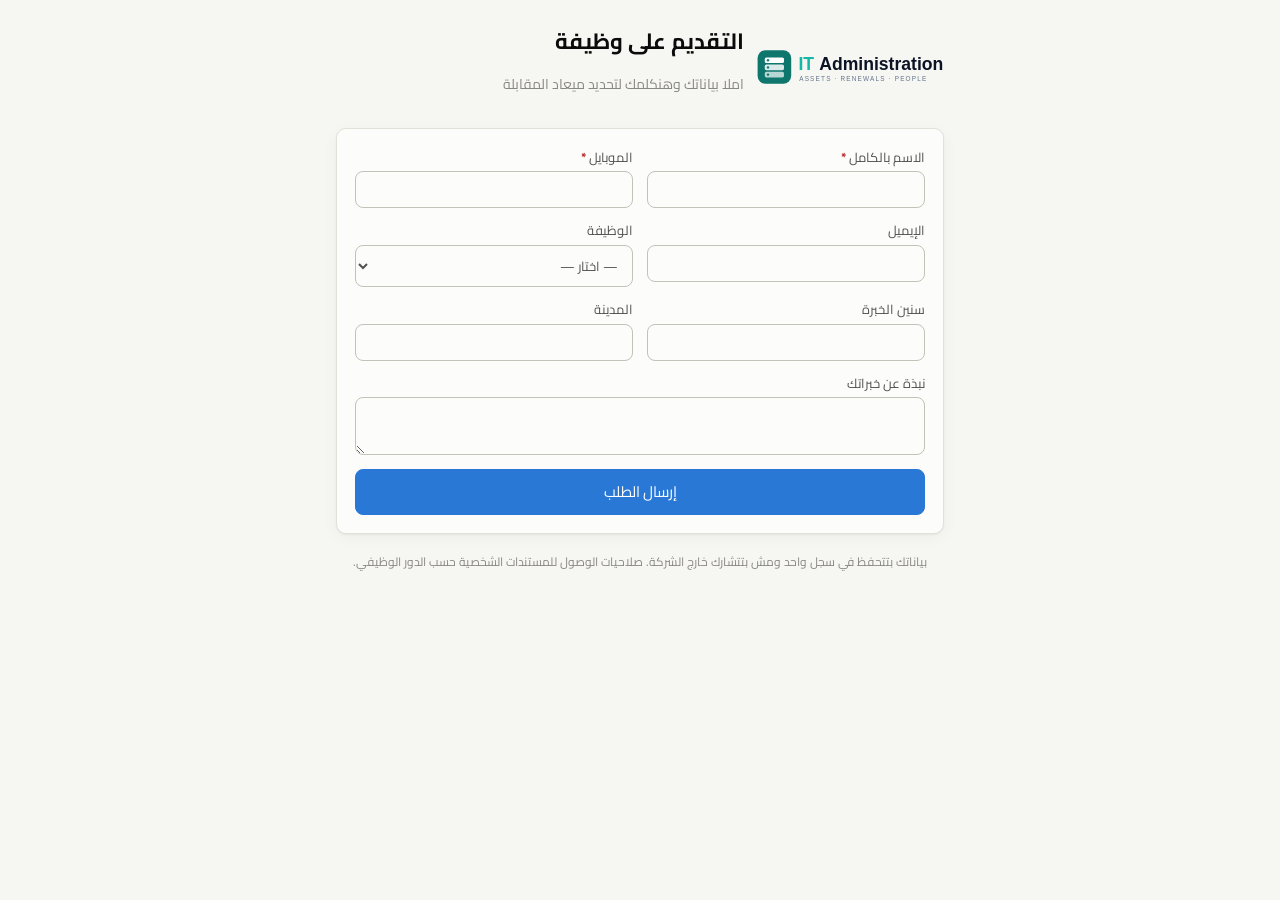
<file: frontend/apply.html>
<!doctype html>
<html lang="ar" dir="rtl">
<head>
  <meta charset="utf-8">
  <meta name="viewport" content="width=device-width, initial-scale=1">
  <title>التقديم على وظيفة</title>
  <link rel="preconnect" href="https://fonts.googleapis.com">
  <link href="https://fonts.googleapis.com/css2?family=Cairo:wght@400;600;700&display=swap" rel="stylesheet">
  <link rel="stylesheet" href="css/style.css">
  <style>
    body { background: var(--bg); }
    .ap { max-width: 640px; margin: 0 auto; padding: 24px 16px 60px; }
    .ap-head { display: flex; align-items: center; gap: 12px; margin-bottom: 18px; }
    .ap-head img { height: 40px; }
    .ap .panel { padding: 18px; }
    .doc { border: 1px solid var(--border); border-radius: 10px; padding: 12px; margin-bottom: 10px; }
    .doc .txt { max-height: 140px; overflow: auto; background: var(--surface-2); border-radius: 8px; padding: 10px; font-size: 13px; color: var(--text-2); margin: 8px 0; }
    .doc label { display: inline-flex; gap: 6px; margin-inline-end: 16px; font-weight: 600; }
    .ok { text-align: center; padding: 30px 10px; } .ok b { font-size: 22px; display: block; margin: 8px 0; }
  </style>
</head>
<body>
  <div class="ap">
    <div class="ap-head"><img id="apLogo" src="" alt=""><div><h1 id="apTitle">التقديم على وظيفة</h1><p class="sub muted" id="apSub">املا بياناتك وهنكلمك لتحديد ميعاد المقابلة</p></div></div>
    <div id="apMain"></div>
    <p class="muted small center">بياناتك بتتحفظ في سجل واحد ومش بتتشارك خارج الشركة. صلاحيات الوصول للمستندات الشخصية حسب الدور الوظيفي.</p>
  </div>
  <div id="toasts" aria-live="polite"></div>
  <script src="js/brand.js"></script>
  <script src="js/config.js"></script>
  <script src="js/core.js"></script>
  <script src="js/ledger.js"></script>
  <script src="js/ui.js"></script>
  <script src="js/it-core.js"></script>
  <script>document.getElementById('apLogo').src = BRAND.logo; document.getElementById('apLogo').alt = BRAND.company; document.title = 'التقديم على وظيفة · ' + BRAND.company;</script>
  <script src="js/apply.js"></script>
</body>
</html>
</file>
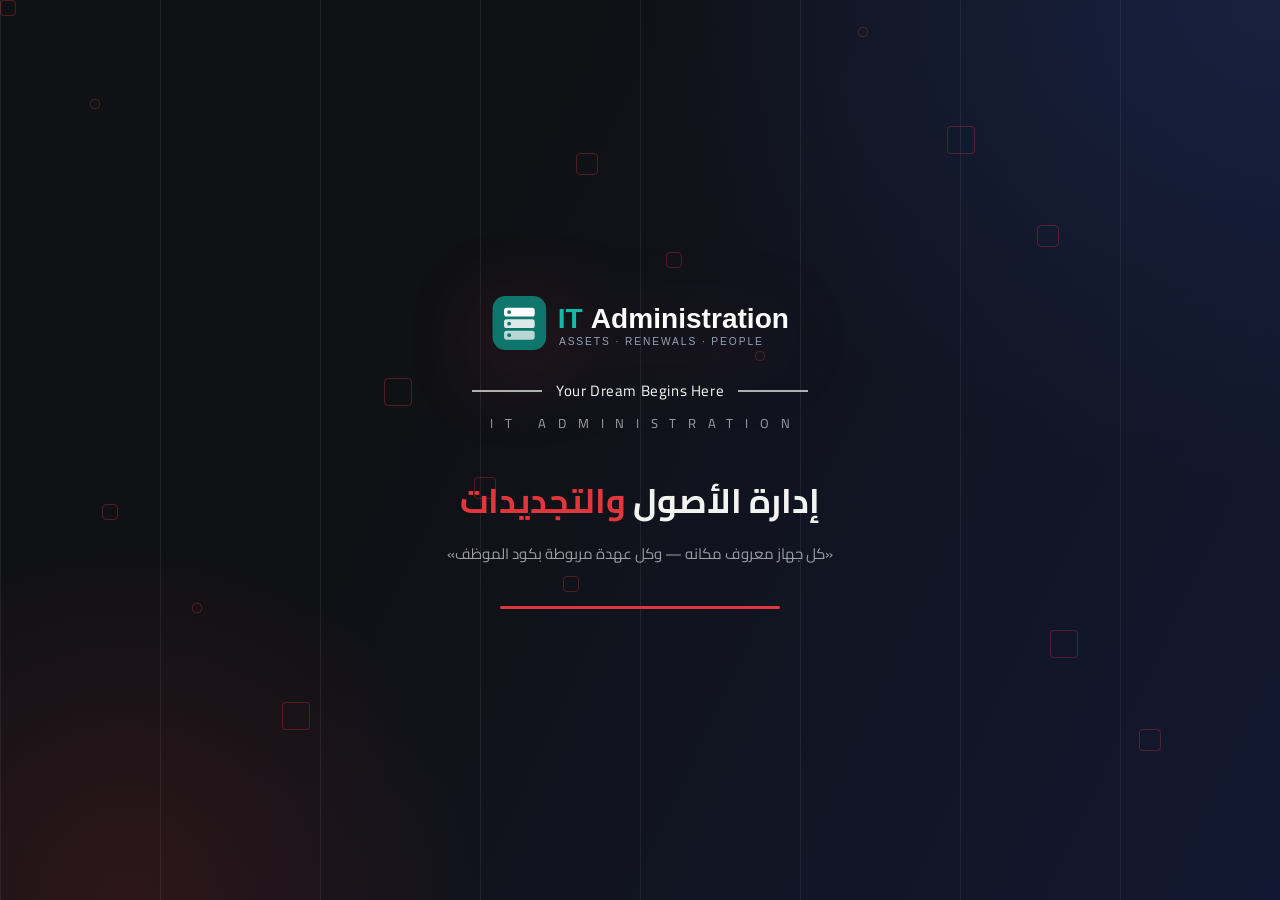
<file: frontend/it.html>
<!doctype html>
<html lang="ar" dir="rtl">
<head>
  <meta charset="utf-8">
  <meta name="viewport" content="width=device-width, initial-scale=1">
  <title>IT Assets</title>
  <meta name="author" content="Eng. Mahmoud Ebrahim">
  <link rel="preconnect" href="https://fonts.googleapis.com">
  <link href="https://fonts.googleapis.com/css2?family=Cairo:wght@400;600;700&display=swap" rel="stylesheet">
  <link rel="stylesheet" href="css/style.css">
  <style>.tb-logo img { height: 36px; }</style>
  <!-- هوية الشركة (الاسم واللوجو): js/brand.js -->
  <script src="js/brand.js"></script>
  <script>
    // نظام تقنية المعلومات — نسخة مستقلة (إدارة الأصول والتجديدات + دورة الموظف)
    document.title = BRAND.title + ' · ' + BRAND.company;
    window.APP = {
      id: 'it', home: 'itdash', label: BRAND.companyEn + ' · ' + BRAND.title,
      sub: BRAND.title.toUpperCase(), t1: 'إدارة الأصول', t2: 'والتجديدات', tagline: BRAND.tagline,
      hint: 'حساب IT تجريبي: <b dir="ltr">it@example.com</b> / <b dir="ltr">It@12345</b> · HR: <b dir="ltr">hr@example.com</b> / <b dir="ltr">Hr@12345</b> · المدير: <b dir="ltr">admin@example.com</b> / <b dir="ltr">Admin@123</b>',
      pages: ['itdash', 'renewals', 'alerts', 'assets', 'asset', 'mobiles', 'consumables', 'maint', 'stocktake', 'lines', 'linesSA', 'linesEG', 'net', 'mail', 'tools', 'tool', 'subs', 'sub', 'domains',
        'reqs', 'cands', 'cand', 'onboard', 'offboard', 'cycle', 'docs', 'staff', 'holder', 'moves', 'move', 'security', 'backup', 'vendors', 'cost', 'itlog', 'syncerr', 'itsettings'],
      // M01: ست مجموعات رئيسية فقط — الرئيسية = Dashboard وحدها. أكواد الصفحات القديمة كما هي (الروابط المحفوظة لا تنكسر).
      // صفحة التنبيهات (alerts) ما زالت متاحة من الداشبورد «كل التنبيهات».
      nav: [
        { group: 'الرئيسية', items: [['itdash', '📊', 'Dashboard']] },
        { group: 'الأصول والعهد', items: [['assets', '💻', 'الأجهزة'], ['mobiles', '📱', 'الموبايلات'], ['consumables', '🎧', 'الإكسسوارات والمستهلكات'], ['stocktake', '📋', 'المخازن والجرد'], ['maint', '🔧', 'الصيانة والضمان']] },
        { group: 'رحلة الموظف', items: [['staff', '👥', 'الموظفون'], ['reqs', '📋', 'طلبات الاحتياج'], ['cands', '🧑‍💼', 'التوظيف والمقابلات'], ['onboard', '🟢', 'التعيينات (0 – 8)'], ['offboard', '🚪', 'إخلاء الطرف (X1 – X9)'], ['docs', '📄', 'المستندات والإقرارات']] },
        { group: 'الخدمات التقنية', items: [['renewals', '🔁', 'مركز التجديدات'], ['net', '🌐', 'الإنترنت والأرضي'], ['linesEG', '🇪🇬', 'الشرائح المصرية'], ['linesSA', '🇸🇦', 'الشرائح السعودية'], ['mail', '✉️', 'الإيميلات والحسابات'], ['tools', '🧩', 'التولات والتوكنات'], ['subs', '🪪', 'الاشتراكات والتراخيص'], ['domains', '🔐', 'الدومينات و SSL والهوستنج'], ['security', '🛡️', 'الأمان'], ['backup', '💾', 'النسخ الاحتياطي']] },
        { group: 'الإدارة والمالية', items: [['vendors', '🏭', 'الموردون والمشتريات'], ['cost', '💰', 'المصروفات والتكاليف']] },
        { group: 'إدارة النظام', items: [['itsettings', '⚙️', 'المزامنة والإعدادات'], ['syncerr', '⚠️', 'أخطاء المزامنة'], ['itlog', '🕒', 'سجل الحركات']] },
      ],
    };
  </script>
</head>
<body class="app-it">
  <header class="topbar">
    <button class="icon-btn menu" id="menuBtn" aria-label="القائمة">☰</button>
    <div class="brand"><span class="tb-logo" id="tbLogo"></span> <span class="tb-name" id="tbName"></span></div>
    <div class="gsearch"><input type="search" id="gsearch" placeholder="🔍 بحث: كود، سيريال، موظف، مرشح، مستند... (Ctrl+K)" aria-label="بحث في النظام"><div class="gresults" id="gresults" hidden></div></div>
    <span class="spacer"></span>
    <div class="app-switch-box" id="appSwitch" hidden></div>
    <button class="lang-btn" id="langBtn" data-no-i18n title="Language / اللغة">English</button>
    <button class="icon-btn" id="themeBtn" aria-label="تبديل الوضع الليلي" title="الوضع الليلي">◐</button>
    <div class="user-box"><span id="userName"></span><button class="btn ghost sm" id="logoutBtn">خروج</button></div>
  </header>
  <aside class="sidebar"><nav class="nav" id="nav"></nav></aside>
  <main id="main" tabindex="-1"></main>
  <div id="toasts" aria-live="polite"></div>
  <div id="print-area"></div>

  <script src="js/config.js"></script>
  <script src="js/i18n.js"></script>
  <script src="js/protect.js"></script>
  <script src="js/core.js"></script>
  <script src="js/ledger.js"></script>
  <script src="js/ui.js"></script>
  <script src="js/auth.js"></script>
  <script src="js/pages-it.js"></script>
  <script src="js/pages-it2.js"></script>
  <script src="js/vendor/qrcode.min.js"></script>
  <script src="js/it-core.js"></script>
  <script src="js/pages-it4.js"></script>
  <script src="js/pages-it5.js"></script>
  <script src="js/platform.js"></script>
  <script src="js/chatbot.js"></script>
  <script src="js/demo.js"></script>
  <script src="js/demo-it3.js"></script>
  <script>
    (function () {
      const CFG = window.APP_CONFIG || {};
      // الشريط العلوي من ملف الهوية
      document.getElementById('tbLogo').innerHTML = `<img class="logo-on-light" src="${U.esc(BRAND.logo)}" alt="${U.esc(BRAND.company)}"><img class="logo-on-dark" src="${U.esc(BRAND.logoWhite || BRAND.logo)}" alt="${U.esc(BRAND.company)}">`;
      document.getElementById('tbName').textContent = BRAND.nameNextToLogo ? BRAND.systemName : '';
      // النسخة المستقلة: نظام واحد بس في قايمة الأنظمة والصلاحيات
      UI.APPS.splice(0, UI.APPS.length, { id: 'it', href: 'it.html', ic: '🖥️', name: BRAND.systemName, roles: ['admin', 'it', 'hr', 'accountant', 'marketing'] });
      Store.load();
      if ((CFG.autoDemo || /[?&]demo\b/.test(location.search)) && !DB.customers.length && !DB.assets.length) Store.replace(Demo.load());
      applyBrand(DB);
      const demo = DB.customers.some(c => c.name === 'مقاهي بيت القهوة');
      if (demo && !DB.itInit && !DB.assets.length && !DB.subscriptions.length) Demo.seedIT(DB);
      if (demo && !DB.it2Init && !(DB.lines || []).length && !(DB.mailboxes || []).length) Demo.seedIT2(DB);
      ITX.ensure();
      if (demo && !DB.it3Init && !DB.cycles.length && !DB.tools.length) Demo.seedIT3(DB);
      Store.save();
      if (CFG.hosted) {
        window.confirm = () => true;
        window.prompt = (msg, def) => (def != null ? def : null);
        UI.print = html => UI.modal({ title: 'معاينة المستند', wide: true, body: `<div class="doc-preview">${html}</div>` });
        UI.download = name => UI.toast('التنزيل غير متاح في نسخة العرض (' + name + ')', 'warn');
        document.documentElement.classList.add('hosted');
      }
      // المظهر: حسب الجهاز (افتراضي) ← فاتح ← غامق. «حسب الجهاز» = بدون data-theme فيتبع إعداد الويندوز/الموبايل تلقائيًا.
      const THEMES = { system: ['◐', 'المظهر: حسب الجهاز'], light: ['☀', 'المظهر: فاتح'], dark: ['☾', 'المظهر: غامق'] };
      const readTheme = () => { try { return localStorage.getItem('it_assets_theme') || 'system'; } catch (e) { return 'system'; } };
      const applyTheme = mode => {
        const root = document.documentElement, b = document.getElementById('themeBtn');
        if (mode === 'light' || mode === 'dark') root.dataset.theme = mode; else { delete root.dataset.theme; mode = 'system'; }
        b.textContent = THEMES[mode][0]; b.title = THEMES[mode][1]; b.setAttribute('aria-label', THEMES[mode][1]);
        try { localStorage.setItem('it_assets_theme', mode); } catch (e) {}
      };
      applyTheme(readTheme());
      document.getElementById('themeBtn').onclick = () => {
        const order = ['system', 'light', 'dark'];
        applyTheme(order[(order.indexOf(readTheme()) + 1) % order.length]);
      };
      I18N.init();
      const lb = document.getElementById('langBtn'); lb.textContent = I18N.lang === 'en' ? 'العربية' : 'English'; lb.onclick = () => I18N.toggle();
      const start = user => {
        if (!UI.guard(user)) return;
        ITX.filterNav(user); // الـ HR يشوف دورة الموظف بس
        UI.mountAppSwitch(user);
        Platform.init(user); // الإشعارات
        ITX.init(); // التنبيهات مرة واحدة لكل حدث + Sync Worker
        document.getElementById('userName').textContent = user.name;
        document.getElementById('logoutBtn').onclick = () => { if (confirm('تسجيل الخروج؟')) Auth.logout(); };
        Router.buildNav();
        UI.bindSearch(document.getElementById('gsearch'), document.getElementById('gresults'));
        window.addEventListener('hashchange', Router.render);
        document.getElementById('menuBtn').onclick = () => document.body.classList.toggle('nav-open');
        Router.render();
      };
      const u = Auth.current();
      if (u) start(u); else Auth.showLogin(start);
    })();
  </script>
</body>
</html>
</file>
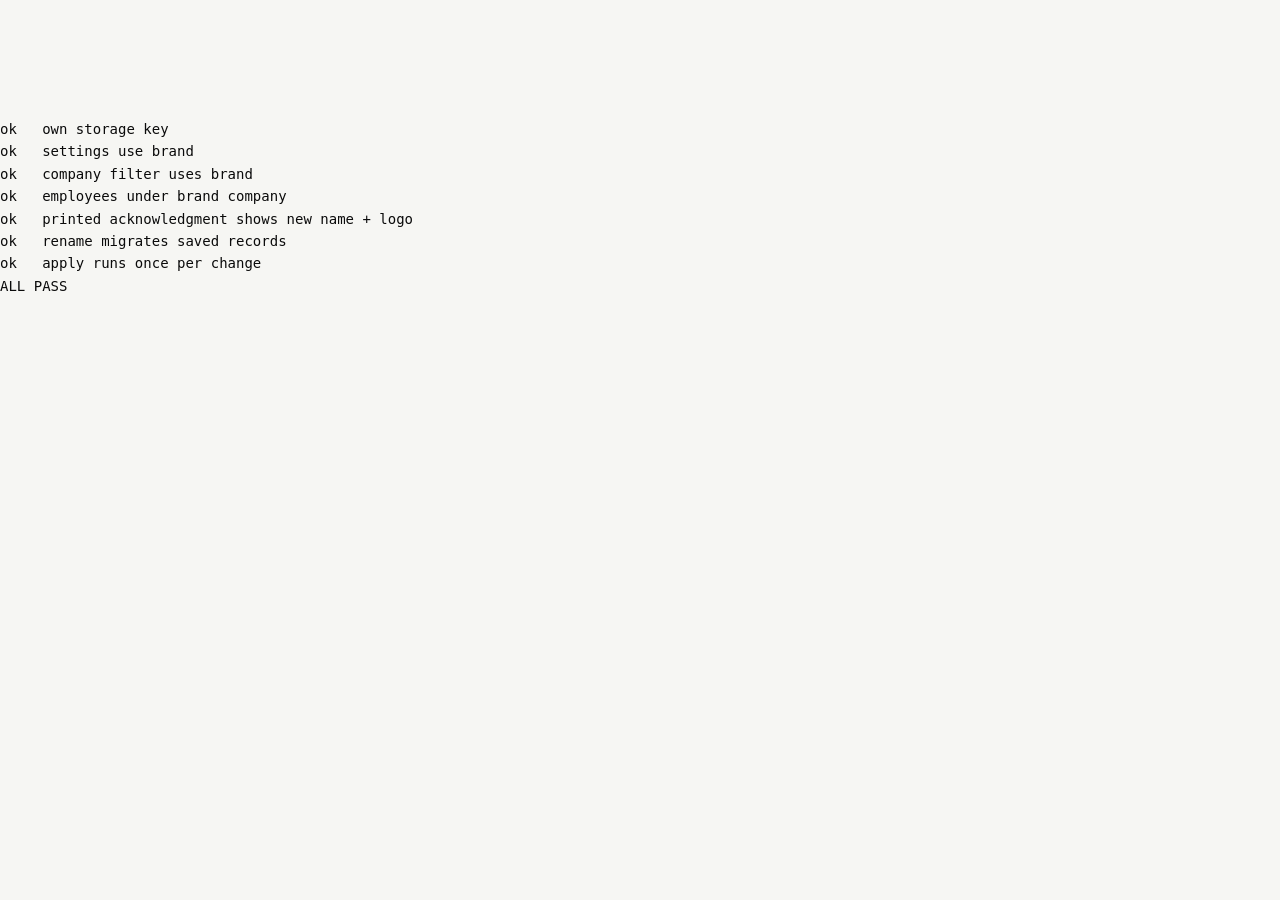
<file: frontend/tests/brand-selftest.html>
<!doctype html>
<html lang="ar" dir="rtl"><head><meta charset="utf-8"><link rel="stylesheet" href="../css/style.css"></head>
<body><main id="main"></main><div id="toasts"></div><div id="print-area"></div><nav id="nav"></nav><pre id="out" style="direction:ltr"></pre>
<script>
  // اختبار تغيير الهوية: اسم الشركة الجديد يتطبق على الإعدادات والبيانات والمطبوعات
  const mem = {}; Object.defineProperty(window, 'localStorage', { value: { getItem: k => mem[k] || null, setItem: (k, v) => { mem[k] = String(v); }, removeItem: k => { delete mem[k]; } } });
</script>
<script src="../js/brand.js"></script>
<script>BRAND.company = 'شركة تجربة'; BRAND.companyEn = 'Test Co'; BRAND.logo = 'img/test.png'; window.APP = { id: 'it', home: 'itdash', pages: ['itdash'], nav: [] };</script>
<script src="../js/config.js"></script><script src="../js/i18n.js"></script><script src="../js/core.js"></script><script src="../js/ledger.js"></script><script src="../js/ui.js"></script><script src="../js/auth.js"></script>
<script src="../js/pages-it.js"></script><script src="../js/pages-it2.js"></script><script src="../js/it-core.js"></script><script src="../js/pages-it4.js"></script><script src="../js/pages-it5.js"></script>
<script src="../js/platform.js"></script><script src="../js/demo.js"></script><script src="../js/demo-it3.js"></script>
<script>
  const out = [], ok = (c, m) => out.push((c ? 'ok   ' : 'FAIL ') + m);
  try {
    ok(Core.STORAGE_KEY === 'it_assets_v1', 'own storage key');
    Store.load(); Store.replace(Demo.load()); applyBrand(DB); ITX.ensure(); Demo.seedIT3(DB); Store.save();
    ok(DB.settings.companyName === 'شركة تجربة' && DB.settings.logo === 'img/test.png', 'settings use brand');
    ok(DB.itSettings.companies[0].name === 'شركة تجربة', 'company filter uses brand');
    ok(DB.team.every(m => !m.company || m.company === 'شركة تجربة'), 'employees under brand company');
    let printed = ''; UI.print = h => { printed = h; }; ITX.printDoc(DB.itDocs.find(d => d.kind === 'unified'));
    ok(printed.includes('شركة تجربة') && printed.includes('img/test.png'), 'printed acknowledgment shows new name + logo');
    // تغيير الاسم بعد ما البيانات اتسجلت
    BRAND.company = 'الاسم الجديد'; applyBrand(DB);
    ok(DB.settings.companyName === 'الاسم الجديد' && DB.itSettings.companies[0].name === 'الاسم الجديد' && DB.assets.every(a => !a.company || a.company === 'الاسم الجديد'), 'rename migrates saved records');
    ok(applyBrand(DB) === false, 'apply runs once per change');
  } catch (e) { out.push('FAIL ' + e.message); }
  out.push(out.some(x => x.startsWith('FAIL')) ? 'SOME FAILED' : 'ALL PASS');
  document.getElementById('out').textContent = out.join('\n');
</script></body></html>
</file>
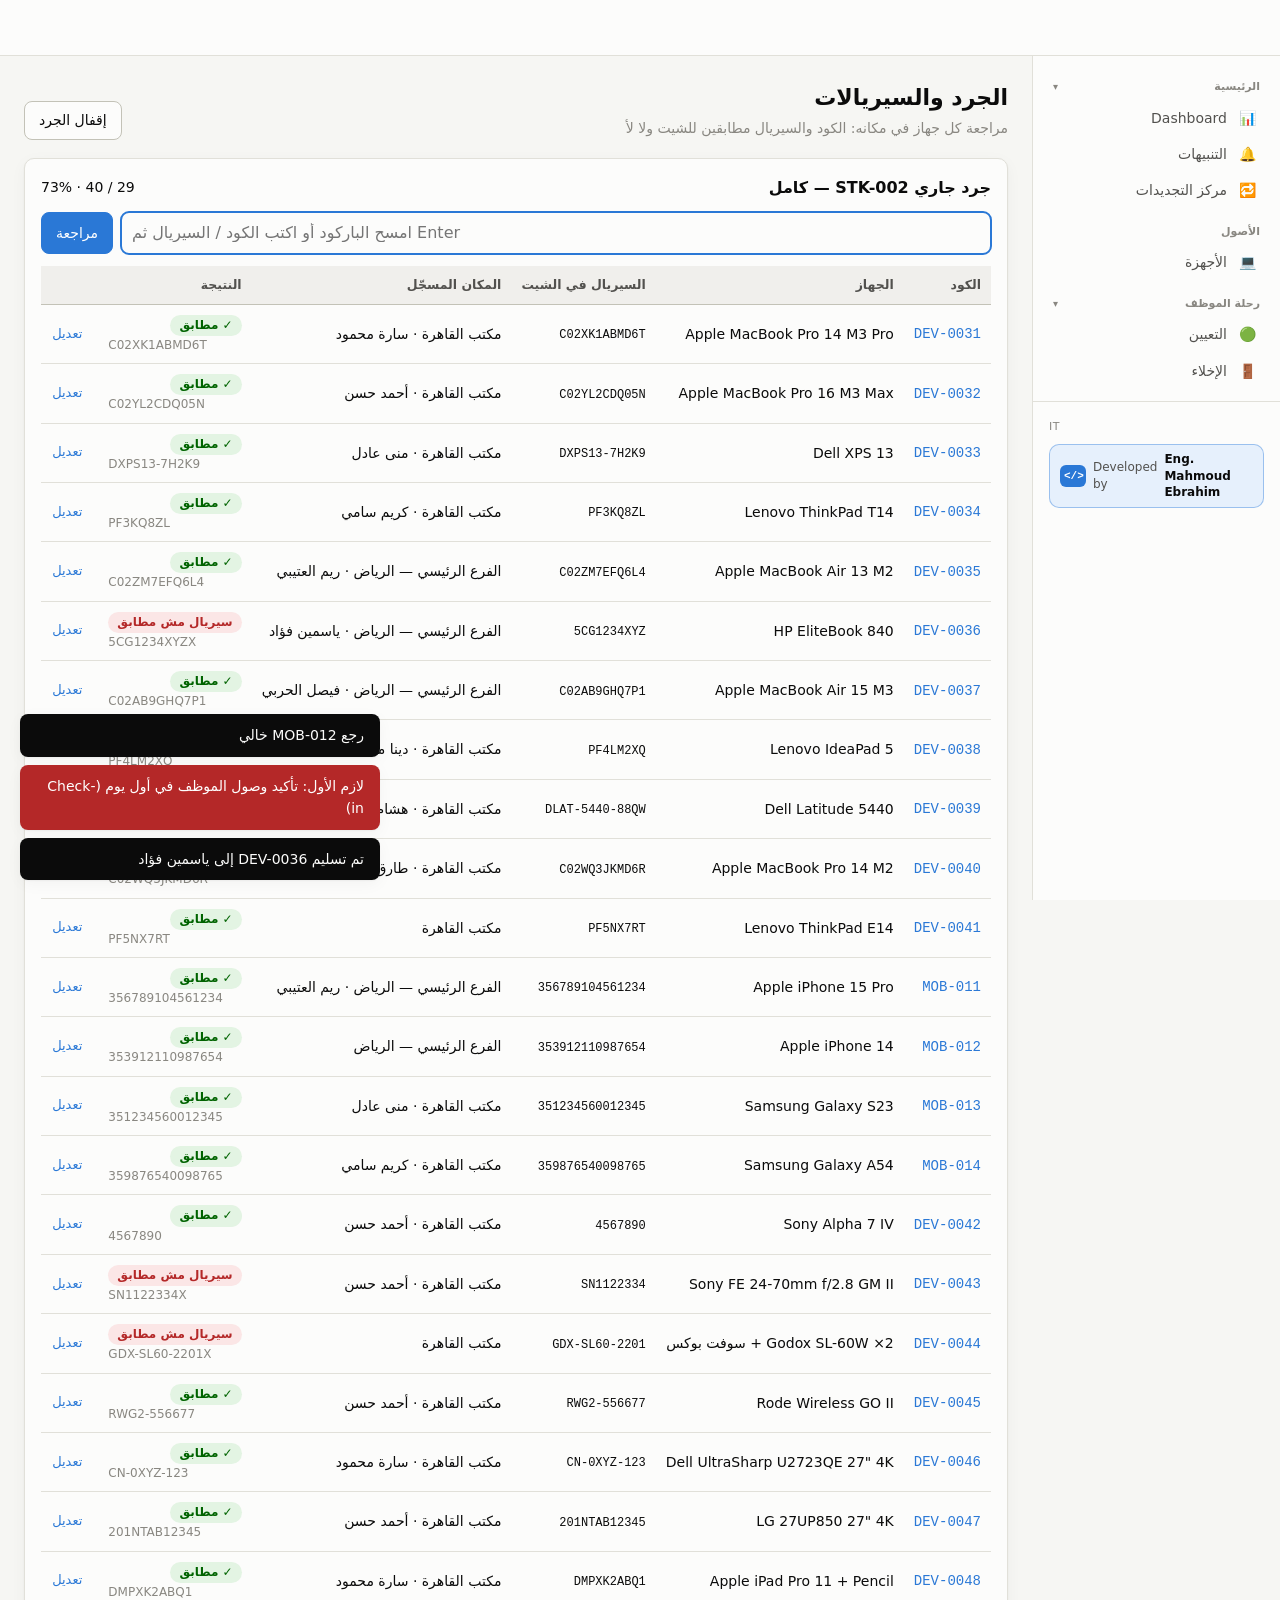
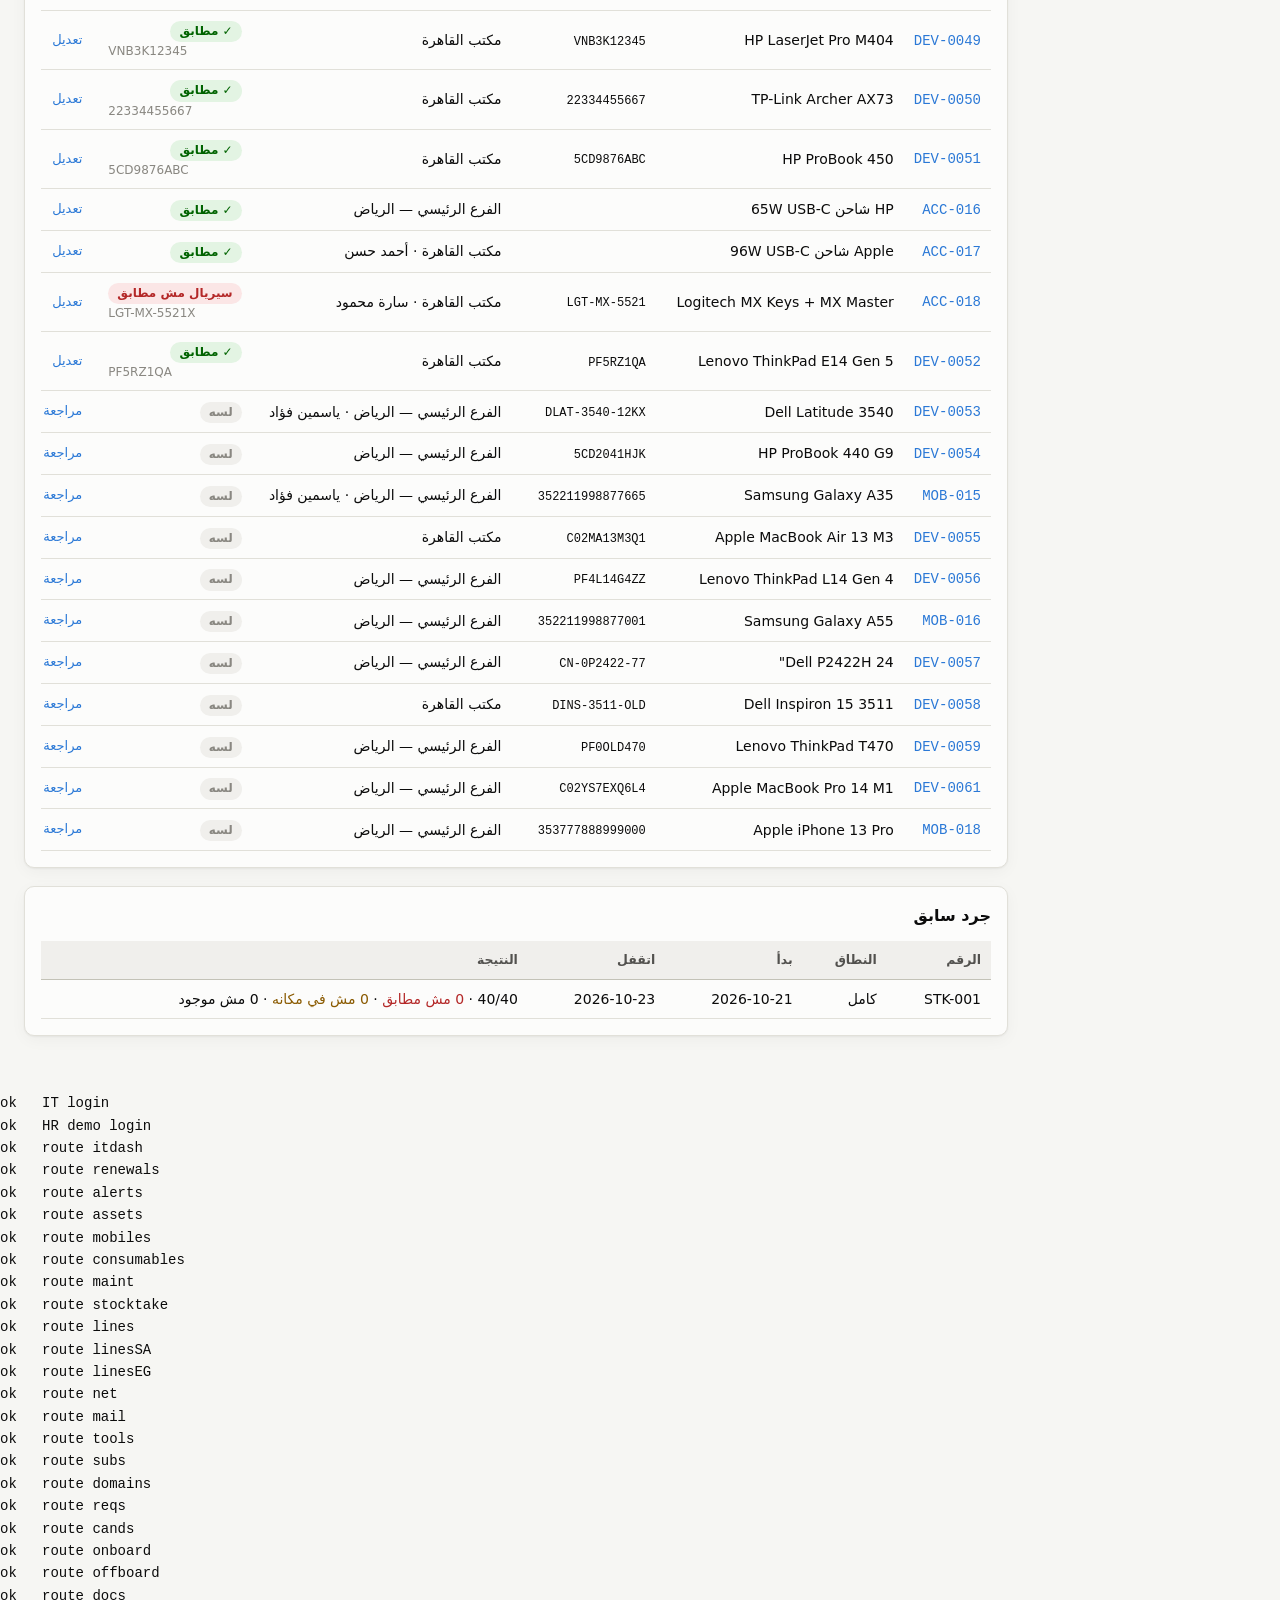
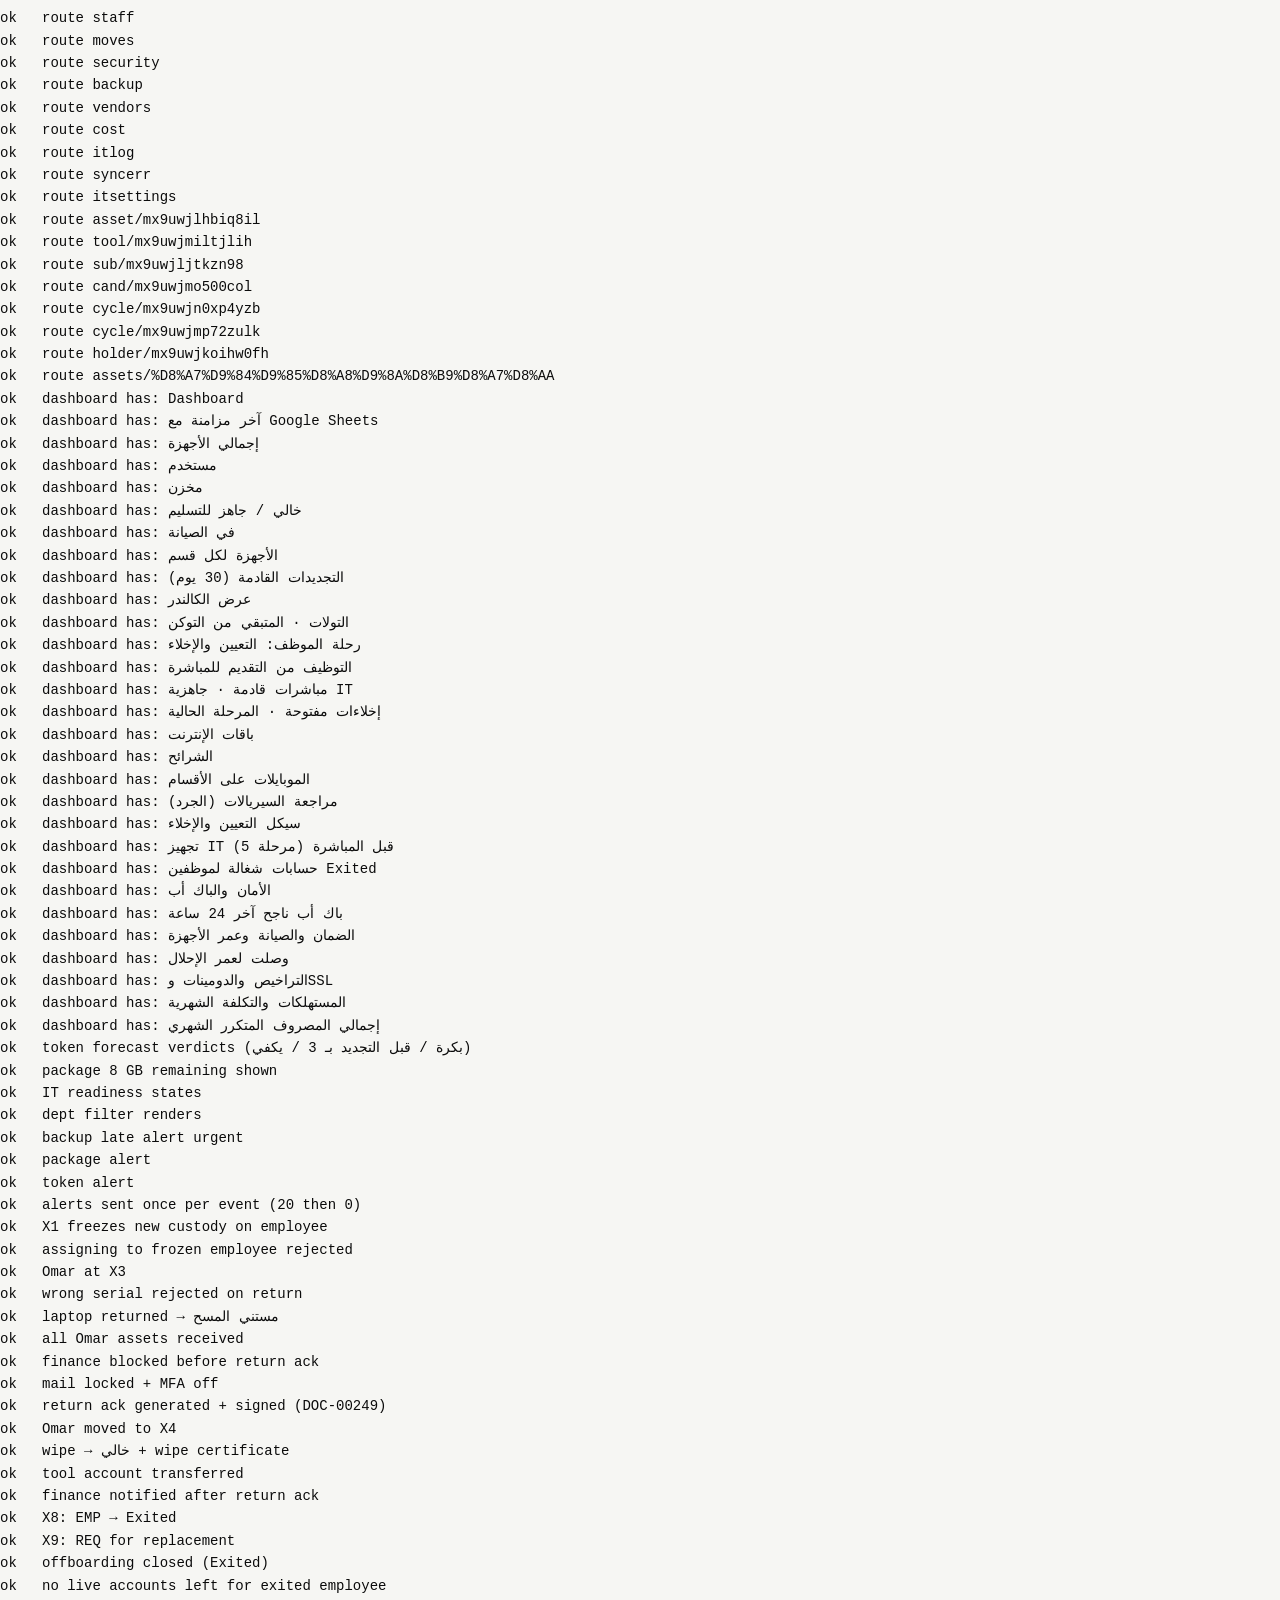
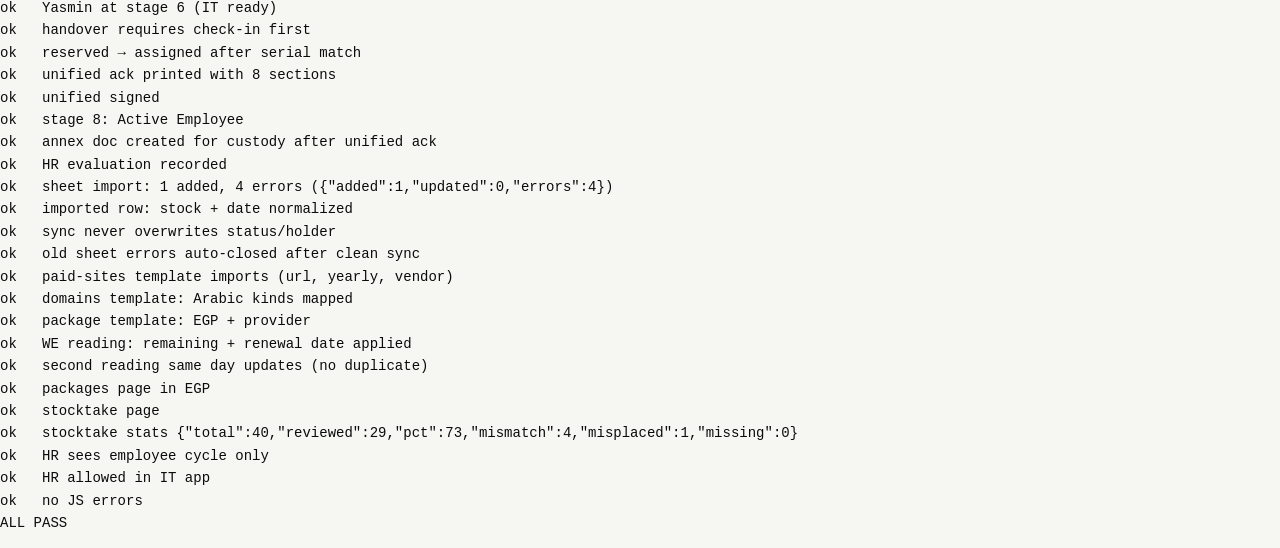
<file: frontend/tests/it3-selftest.html>
<!doctype html>
<html lang="ar" dir="rtl"><head><meta charset="utf-8"><link rel="stylesheet" href="../css/style.css"></head>
<body>
<header class="topbar"><div class="app-switch-box" id="appSwitch" hidden></div></header><aside class="sidebar"><nav class="nav" id="nav"></nav></aside>
<main id="main"></main><div id="toasts"></div><div id="print-area"></div><pre id="out" style="direction:ltr;white-space:pre-wrap"></pre>
<script>
  // اختبار نظام IT الجديد: الداشبورد النهائي + دورة الموظف 0–8 / X1–X9 + المزامنة والتنبيهات
  window.__errs = []; window.onerror = (m, s, l) => { __errs.push(m + ' @' + s + ':' + l); };
  const mem = {}; Object.defineProperty(window, 'localStorage', { value: { getItem: k => mem[k] || null, setItem: (k, v) => { mem[k] = String(v); }, removeItem: k => { delete mem[k]; } } });
  window.APP = { id: 'it', home: 'itdash', label: 'IT', pages: ['itdash', 'renewals', 'alerts', 'assets', 'asset', 'mobiles', 'consumables', 'maint', 'stocktake', 'lines', 'linesSA', 'linesEG', 'net', 'mail', 'tools', 'tool', 'subs', 'sub', 'domains', 'reqs', 'cands', 'cand', 'onboard', 'offboard', 'cycle', 'docs', 'staff', 'holder', 'moves', 'move', 'security', 'backup', 'vendors', 'cost', 'itlog', 'syncerr', 'itsettings'],
    nav: [{ group: 'الرئيسية', items: [['itdash', '📊', 'Dashboard'], ['alerts', '🔔', 'التنبيهات'], ['renewals', '🔁', 'مركز التجديدات']] }, { group: 'الأصول', items: [['assets', '💻', 'الأجهزة']] }, { group: 'رحلة الموظف', items: [['onboard', '🟢', 'التعيين'], ['offboard', '🚪', 'الإخلاء']] }] };
</script>
<script src="../js/i18n.js"></script><script src="../js/core.js"></script><script src="../js/ledger.js"></script>
<script src="../js/ui.js"></script><script src="../js/auth.js"></script><script src="../js/pages-it.js"></script><script src="../js/pages-it2.js"></script>
<script src="../js/vendor/qrcode.min.js"></script><script src="../js/it-core.js"></script><script src="../js/pages-it4.js"></script><script src="../js/pages-it5.js"></script>
<script src="../js/platform.js"></script><script src="../js/demo.js"></script><script src="../js/demo-it3.js"></script>
<script>
  const C = Core, out = [], ok = (c, m) => out.push((c ? 'ok   ' : 'FAIL ') + m);
  const q = new URLSearchParams(location.search), shot = q.get('shot');
  Store.load(); Store.replace(Demo.load()); ITX.ensure(); Demo.seedIT3(DB); Store.save();
  const omar = DB.team.find(m => m.name === 'عمر فاروق'), cyO = DB.cycles.find(c => c.type === 'offboard' && c.empId === omar.id);
  const yas = DB.team.find(m => m.name === 'ياسمين فؤاد'), cyY = DB.cycles.find(c => c.type === 'onboard' && c.empId === yas.id);
  const go = r => { location.hash = '#/' + r; Router.render(); return document.getElementById('main'); };
  const modal = () => document.querySelector('.modal-wrap');
  const save = () => { const m = modal(); m.querySelector('[data-save]').click(); };
  const set = (name, v) => { const i = modal().querySelector('[name="' + name + '"]'); if (i.type === 'checkbox') i.checked = !!v; else i.value = v; };
  const clickItem = (cy, key, idx) => { go('cycle/' + cy.id); const it = cy.items.filter(i => i.key === key)[idx || 0]; const b = document.querySelector('[data-do="' + it.id + '"]'); if (!b) throw new Error('no button for ' + key); b.click(); return it; };
  if (shot) {
    document.documentElement.dataset.theme = q.get('theme') || 'light';
    Router.buildNav(); go(shot.replace('OMAR', cyO.id).replace('YAS', cyY.id).replace('CAND', (DB.candidates.find(c => c.status === 'docs') || {}).id));
    if (q.get('ovf')) setTimeout(() => { const W = document.documentElement.clientWidth, bad = []; document.querySelectorAll('#main *').forEach(e => { const r = e.getBoundingClientRect(); if (r.width > W + 1 || r.left < -1) bad.push(e.tagName + '.' + e.className + ' w=' + Math.round(r.width) + ' l=' + Math.round(r.left)); }); document.getElementById('out').textContent = 'W=' + W + ' doc=' + document.documentElement.scrollWidth + '\n' + bad.slice(0, 25).join('\n'); }, 300);
  } else (async () => {
    try {
      window.confirm = () => true; window.prompt = (m, d) => d || ''; let printed = ''; UI.print = h => { printed = h; };
      const u = await Auth.login('it@example.com', 'It@12345', false); ok(u.role === 'it', 'IT login');
      const h = await Auth.login('hr@example.com', 'Hr@12345', false); ok(h.role === 'hr', 'HR demo login');
      await Auth.login('admin@example.com', 'Admin@123', false);
      Router.buildNav();
      // كل الصفحات
      const routes = APP.pages.filter(p => !['asset', 'tool', 'sub', 'cand', 'cycle', 'holder', 'move'].includes(p)).concat(['asset/' + DB.assets[0].id, 'tool/' + DB.tools[0].id, 'sub/' + DB.subscriptions[0].id, 'cand/' + DB.candidates.find(c => c.status === 'docs').id, 'cycle/' + cyO.id, 'cycle/' + cyY.id, 'holder/' + omar.id, 'assets/' + encodeURIComponent('المبيعات')]);
      routes.forEach(r => { const m = go(r); const b = m.innerHTML.includes('حدث خطأ') || /undefined|NaN|null<|>null|\[object|Infinity/.test(m.innerText); ok(!b && m.innerText.length > 60, 'route ' + r + (b ? ' :: ' + (m.innerText.match(/.{0,60}(حدث خطأ|undefined|NaN|null|\[object|Infinity).{0,60}/) || [''])[0] : '')); });
      // الداشبورد: الأقسام المطلوبة من التصور النهائي
      const dash = go('itdash').innerText;
      ['Dashboard', 'آخر مزامنة مع Google Sheets', 'إجمالي الأجهزة', 'مستخدم', 'مخزن', 'خالي / جاهز للتسليم', 'في الصيانة', 'الأجهزة لكل قسم', 'التجديدات القادمة (30 يوم)', 'عرض الكالندر', 'التولات · المتبقي من التوكن', 'رحلة الموظف: التعيين والإخلاء', 'التوظيف من التقديم للمباشرة', 'مباشرات قادمة · جاهزية IT', 'إخلاءات مفتوحة · المرحلة الحالية', 'باقات الإنترنت', 'الشرائح', 'الموبايلات على الأقسام', 'مراجعة السيريالات (الجرد)', 'سيكل التعيين والإخلاء', 'تجهيز IT قبل المباشرة (مرحلة 5)', 'حسابات شغالة لموظفين Exited', 'الأمان والباك أب', 'باك أب ناجح آخر 24 ساعة', 'الضمان والصيانة وعمر الأجهزة', 'وصلت لعمر الإحلال', 'التراخيص والدومينات وSSL', 'المستهلكات والتكلفة الشهرية', 'إجمالي المصروف المتكرر الشهري']
        .forEach(s => ok(dash.includes(s), 'dashboard has: ' + s));
      ok(/هيخلص بكرة/.test(dash) && /هيخلص قبل التجديد بـ 3 يوم/.test(dash) && /يكفي لحد التجديد/.test(dash), 'token forecast verdicts (بكرة / قبل التجديد بـ 3 / يكفي)');
      ok(/8 جيجا متبقي/.test(dash), 'package 8 GB remaining shown');
      ok(/جاهز/.test(dash) && /متأخر/.test(dash) && /جاري التجهيز/.test(dash), 'IT readiness states');
      // فلتر القسم
      ITX.setScope('dept', 'المبيعات'); go('itdash'); ok(/إجمالي الأجهزة\s*\n?\s*\d/.test(document.getElementById('main').innerText), 'dept filter renders'); ITX.setScope('dept', '');
      // التنبيهات: مرة واحدة لكل حدث
      const al = ITX.alerts(); ok(al.some(a => /باك أب سيرفر الملفات متأخر/.test(a.title) && a.sev === 'urgent'), 'backup late alert urgent');
      ok(al.some(a => /الباقة وصلت 8 جيجا/.test(a.title)), 'package alert');
      ok(al.some(a => /التوكن هيخلص بكرة/.test(a.title)), 'token alert');
      const n1 = ITX.dispatchAlerts(), n2 = ITX.dispatchAlerts(); ok(n1 > 0 && n2 === 0, 'alerts sent once per event (' + n1 + ' then ' + n2 + ')');
      // التجميد (X1)
      let frozen = false; try { ITX.assertNotFrozen(omar.id); } catch (e) { frozen = /متجمدة/.test(e.message); } ok(frozen, 'X1 freezes new custody on employee');
      const freeA = DB.assets.find(a => a.status === 'ready' && !a.reservedFor); Fin.assignAsset(freeA, omar.id); save(); ok(freeA.status === 'ready' && modal(), 'assigning to frozen employee rejected'); modal().remove();
      // الإخلاء: X3 استلام كل العهد بالسيريال
      ok(ITX.cycleStage(cyO) === 3, 'Omar at X3');
      const lap = DB.assets.find(a => a.holderId === omar.id && a.type === 'laptop');
      const recvs = cyO.items.filter(i => i.key === 'recvAsset');
      let it = clickItem(cyO, 'recvAsset', recvs.indexOf(recvs.find(i => i.refId === lap.id))); set('sn', 'WRONG'); save(); ok(modal() && lap.holderId === omar.id, 'wrong serial rejected on return'); set('sn', lap.serial); save();
      ok(lap.status === 'wipe' && !lap.holderId && lap.lastHolder === omar.id, 'laptop returned → مستني المسح');
      cyO.items.filter(i => i.key === 'recvAsset' && !i.done).forEach(i => { const a = C.find('assets', i.refId); clickItem(cyO, 'recvAsset', recvs.indexOf(i)); set('sn', a.serial || ''); save(); });
      clickItem(cyO, 'recvLine'); set('how', 'suspended'); save();
      ok(ITX.custodyCount(omar.id).assets === 0, 'all Omar assets received');
      clickItem(cyO, 'finance'); ok(!cyO.items.find(i => i.key === 'finance').done, 'finance blocked before return ack');
      clickItem(cyO, 'accounts'); save(); ok(DB.mailboxes.filter(b => b.holderId === omar.id).every(b => b.status !== 'active' && !b.mfa), 'mail locked + MFA off');
      clickItem(cyO, 'returnDoc'); modal().querySelector('[data-s]').click();
      const ra = DB.itDocs.find(d => d.kind === 'returnAck' && d.cycleId === cyO.id); ok(ra && ra.status === 'signed' && ra.items.length >= 3, 'return ack generated + signed (' + (ra && ra.no) + ')');
      ok(ITX.cycleStage(cyO) === 4, 'Omar moved to X4');
      // X4: المسح + نقل التول
      cyO.items.filter(i => i.key === 'wipe').forEach(i => { clickItem(cyO, 'wipe', cyO.items.filter(x => x.key === 'wipe').indexOf(i)); save(); });
      ok(lap.status === 'ready' && lap.mdm === false && DB.itDocs.some(d => d.kind === 'wipeCert' && d.items[0].id === lap.id), 'wipe → خالي + wipe certificate');
      const tool = DB.tools.find(t => (t.users || []).includes(omar.id)); clickItem(cyO, 'licenses'); set('to_' + tool.id, DB.team.find(m => m.name === 'ريم العتيبي').id); save();
      ok(!tool.users.includes(omar.id) && tool.users.length === 1, 'tool account transferred');
      ['exitDocs', 'exitInterview'].forEach(k => { clickItem(cyO, k); save(); });
      clickItem(cyO, 'finance'); ok(cyO.items.find(i => i.key === 'finance').done, 'finance notified after return ack');
      clickItem(cyO, 'archive'); ok(omar.status === 'exited' && omar.active === false, 'X8: EMP → Exited');
      clickItem(cyO, 'position'); set('dec', 'replace'); save(); ok(DB.requisitions.some(r => r.replacesEmpId === omar.id), 'X9: REQ for replacement');
      go('cycle/' + cyO.id); document.querySelector('[data-close]').click(); ok(cyO.status === 'closed', 'offboarding closed (Exited)');
      ok(ITX.liveAccounts(omar.id).length === 0, 'no live accounts left for exited employee');
      // التعيين: ياسمين من مرحلة 6 للنهاية
      ok(ITX.cycleStage(cyY) === 6, 'Yasmin at stage 6 (IT ready)');
      clickItem(cyY, 'handover'); ok(modal() == null || !cyY.items.find(i => i.key === 'handover').done, 'handover requires check-in first'); if (modal()) modal().remove();
      clickItem(cyY, 'arrive'); clickItem(cyY, 'joinInfo'); save();
      clickItem(cyY, 'handover'); const res = DB.assets.filter(a => a.reservedFor === yas.id); res.forEach(a => set('sn_' + a.id, a.serial)); save();
      ok(res.every(a => a.status === 'assigned' && a.holderId === yas.id), 'reserved → assigned after serial match');
      clickItem(cyY, 'review'); clickItem(cyY, 'ack'); ok(/Unified Employee Acknowledgment/.test(printed) && /IT Assets &amp; Accounts|IT Assets & Accounts/.test(printed) && /وافقت على/.test(printed), 'unified ack printed with 8 sections');
      clickItem(cyY, 'sign'); const uni = DB.itDocs.find(d => d.kind === 'unified' && d.cycleId === cyY.id); ok(uni && uni.status === 'signed', 'unified signed');
      ITX.setDocStatus(uni, 'archived', { scanName: 'scan.pdf' }); const sc = cyY.items.find(i => i.key === 'scan'); sc.done = true;
      clickItem(cyY, 'activate'); ok(cyY.status === 'done' && yas.status === 'active' && DB.candidates.find(c => c.empId === yas.id).status === 'active', 'stage 8: Active Employee');
      // ملحق عهدة بعد الإقرار
      const extra = DB.assets.find(a => a.status === 'ready' && a.type !== 'mobile'); const nd = DB.itDocs.length; Fin.assignAsset(extra, yas.id); save();
      ok(DB.itDocs.length === nd + 1 && DB.itDocs[DB.itDocs.length - 1].kind === 'annex', 'annex doc created for custody after unified ack');
      // المرشح: تقييم وقرار
      const cn = DB.candidates.find(c => c.status === 'interview'); go('cand/' + cn.id); document.querySelector('[data-ev]').click(); set('score', 4); save(); ok(cn.status === 'hrEval', 'HR evaluation recorded');
      // المزامنة مع الشيت
      const csv = 'الكود,النوع,الماركة,الموديل,السيريال,القسم,تاريخ الشراء\nDEV-0999,لابتوب,Dell,XPS,SN-NEW-999,المبيعات,01/02/2025\n,لابتوب,HP,X,SN-2,المبيعات,\nDEV-0999,لابتوب,Dell,XPS,SN-3,المبيعات,\nDEV-0998,لابتوب,HP,Y,SN-4,قسم وهمي,\nDEV-0997,لابتوب,HP,Z,SN-5,المبيعات,32/13/2025';
      const r1 = ITX.importRows('assets', ITX.parseCSV(csv), 'الأجهزة'); ok(r1.added === 1 && r1.errors === 4, 'sheet import: 1 added, 4 errors (' + JSON.stringify(r1) + ')');
      const na = DB.assets.find(a => a.tag === 'DEV-0999'); ok(na && na.status === 'stock' && na.purchaseDate === '2025-02-01', 'imported row: stock + date normalized');
      na.status = 'assigned'; na.holderId = yas.id; ITX.importRows('assets', ITX.parseCSV('الكود,الموديل\nDEV-0999,XPS 13'), 'الأجهزة'); ok(na.status === 'assigned' && na.holderId === yas.id && na.model === 'XPS 13', 'sync never overwrites status/holder');
      ok(DB.syncErrors.filter(e => e.sheet === 'الأجهزة' && e.status !== 'fixed').length === 0, 'old sheet errors auto-closed after clean sync');
      // قوالب المواقع المدفوعة والدومينات والباقات + قراءات سكريبت WE
      const rs = ITX.importRows('subscriptions', ITX.parseCSV('الكود,الاسم,الفئة,الباقة,المورد,الرابط,حساب الدخول,المقاعد,الدورة,التكلفة,العملة,التجديد\nLIC-101,Canva Pro,مواقع ومنصات مدفوعة,Teams,Canva,https://www.canva.com,admin@company.com,5,سنوي,300,USD,2027-03-01'), 'التراخيص');
      const cs = DB.subscriptions.find(s => s.code === 'LIC-101'); ok(rs.added === 1 && cs.url === 'https://www.canva.com' && cs.cycle === 'yearly' && cs.vendor === 'Canva' && cs.seats === 5 && cs.status === 'active', 'paid-sites template imports (url, yearly, vendor)');
      ITX.importRows('domains', ITX.parseCSV('الكود,الاسم,الصنف,المورد,الانتهاء,التكلفة,العملة\nDOM-101,company.com,SSL,Sectigo,2027-01-10,280,SAR\nDOM-103,استضافة الموقع,هوستنج,Hostinger,2027-02-01,3500,EGP'), 'الدومينات');
      ok(DB.domains.find(x => x.code === 'DOM-101').kind === 'ssl' && DB.domains.find(x => x.code === 'DOM-103').kind === 'hosting' && DB.domains.find(x => x.code === 'DOM-101').registrar === 'Sectigo', 'domains template: Arabic kinds mapped');
      ITX.importRows('netPackages', ITX.parseCSV('الكود,الاسم,الحصة,التجديد,التكلفة,العملة,الفرع,المورد\nNET-101,خط تجربة,200,2026-12-01,2500,,المخزن,WE'), 'الباقات');
      const np = DB.netPackages.find(x => x.code === 'NET-101'); ok(np && np.currency === 'EGP' && np.provider === 'WE' && np.quota === 200, 'package template: EGP + provider');
      const td = U.today(), uc = 'الكود,التاريخ,المستخدم,المتبقي,الحصة,التجديد,المصدر\n';
      ITX.importRows('usage', ITX.parseCSV(uc + 'NET-101,' + td + ',,50,200,2026-12-20,my.te.eg'), 'الاستهلاك');
      ok(ITX.forecast('net', np).remaining === 50 && np.renewalDate === '2026-12-20', 'WE reading: remaining + renewal date applied');
      const nS = DB.usageSnapshots.filter(s => s.refId === np.id).length; const ru = ITX.importRows('usage', ITX.parseCSV(uc + 'NET-101,' + td + ',,40,200,2026-12-20,my.te.eg'), 'الاستهلاك');
      ok(ru.updated === 1 && DB.usageSnapshots.filter(s => s.refId === np.id).length === nS && ITX.forecast('net', np).remaining === 40, 'second reading same day updates (no duplicate)');
      go('net'); ok(/ج\.م/.test(document.getElementById('main').innerText) && !/SAR/.test(document.getElementById('main').innerText), 'packages page in EGP');
      // الجرد
      go('stocktake'); ok(/الجرد والسيريالات/.test(document.getElementById('main').innerText), 'stocktake page');
      const ss = ITX.stocktakeStats(); ok(ss.pct >= 70 && ss.pct <= 75 && ss.mismatch >= 1, 'stocktake stats ' + JSON.stringify(ss));
      // الصلاحيات
      const nav = JSON.parse(JSON.stringify(APP.nav)); ITX.filterNav({ role: 'hr' }); ok(APP.nav.every(g => ['الرئيسية', 'رحلة الموظف'].includes(g.group)) && !APP.pages.includes('cost'), 'HR sees employee cycle only');
      ok(UI.APPS.find(a => a.id === 'it').roles.includes('hr'), 'HR allowed in IT app');
      ok(__errs.length === 0, 'no JS errors ' + __errs.join(' | '));
    } catch (e) { out.push('FAIL exception ' + e.message + ' ' + (e.stack || '').split('\n')[1]); }
    out.push(out.filter(x => x.startsWith('FAIL')).length ? 'SOME FAILED' : 'ALL PASS');
    document.getElementById('out').textContent = out.join('\n');
  })();
</script>
</body></html>
</file>
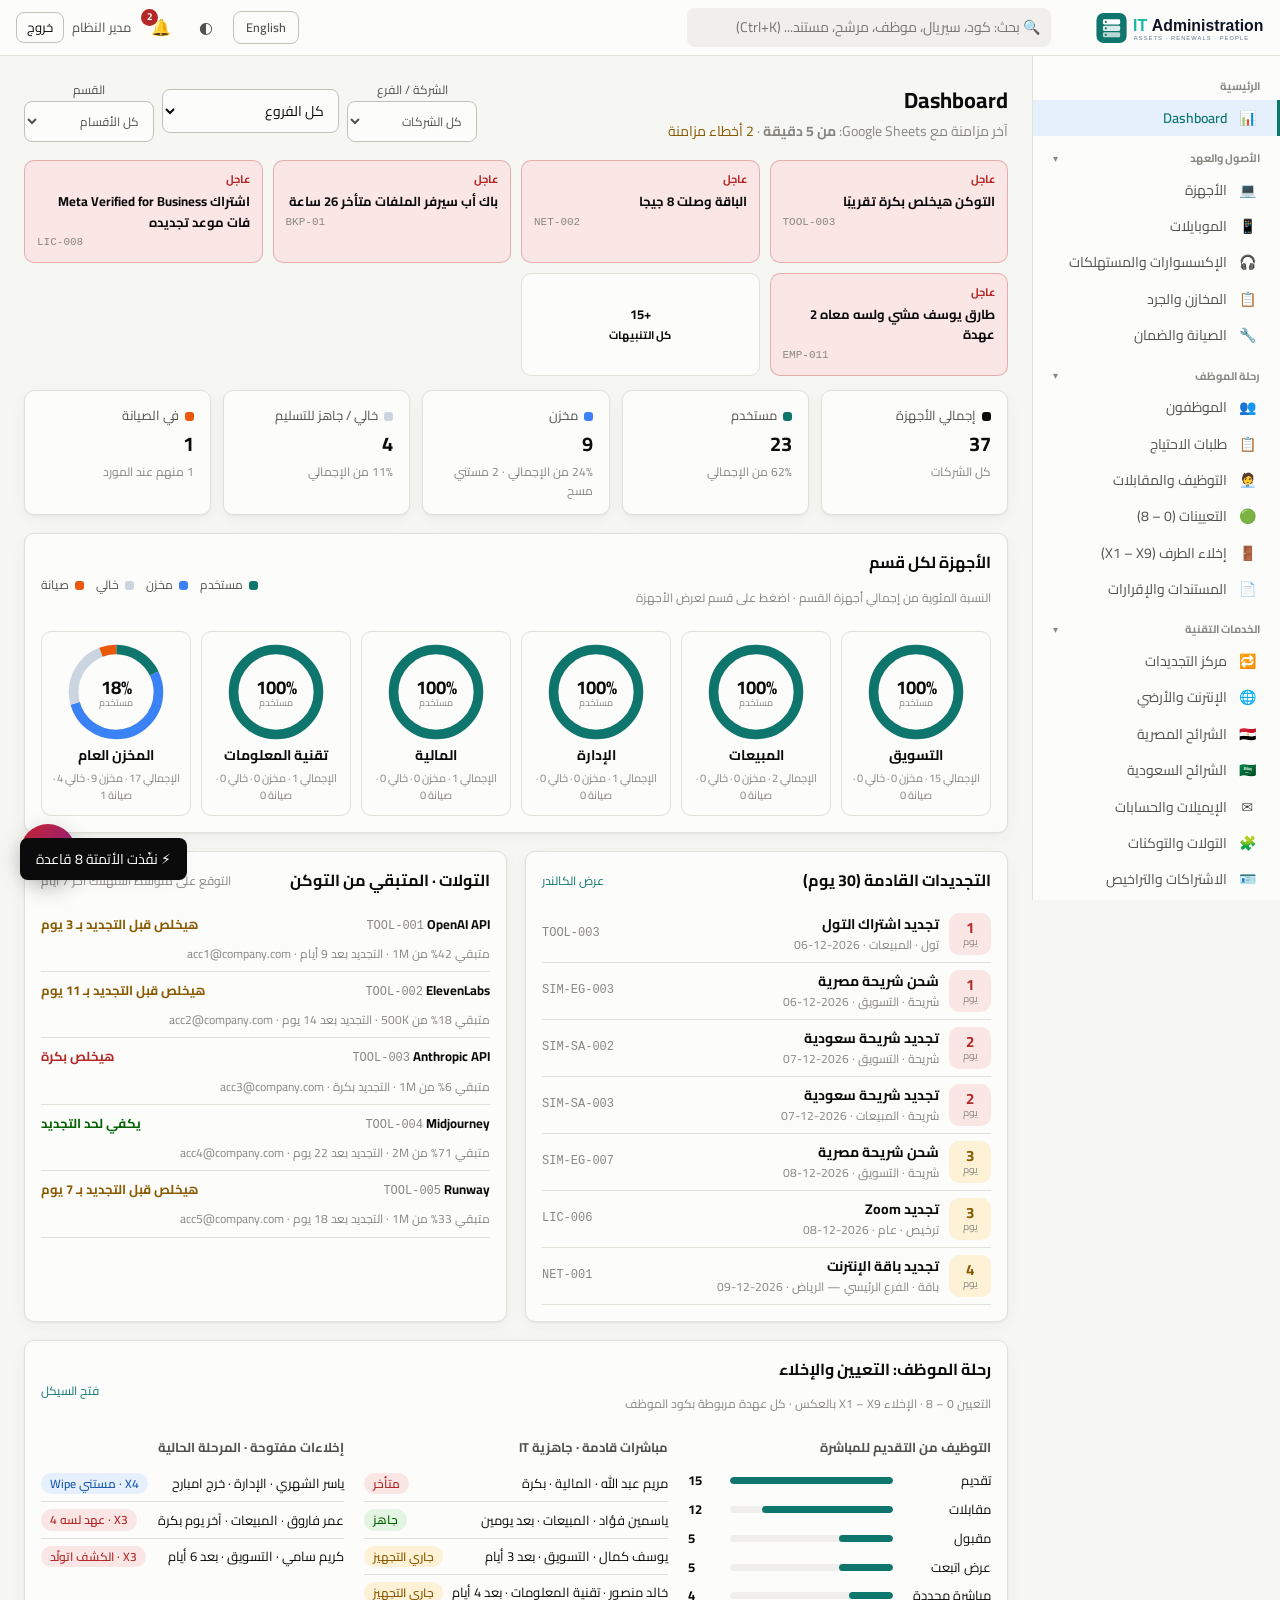
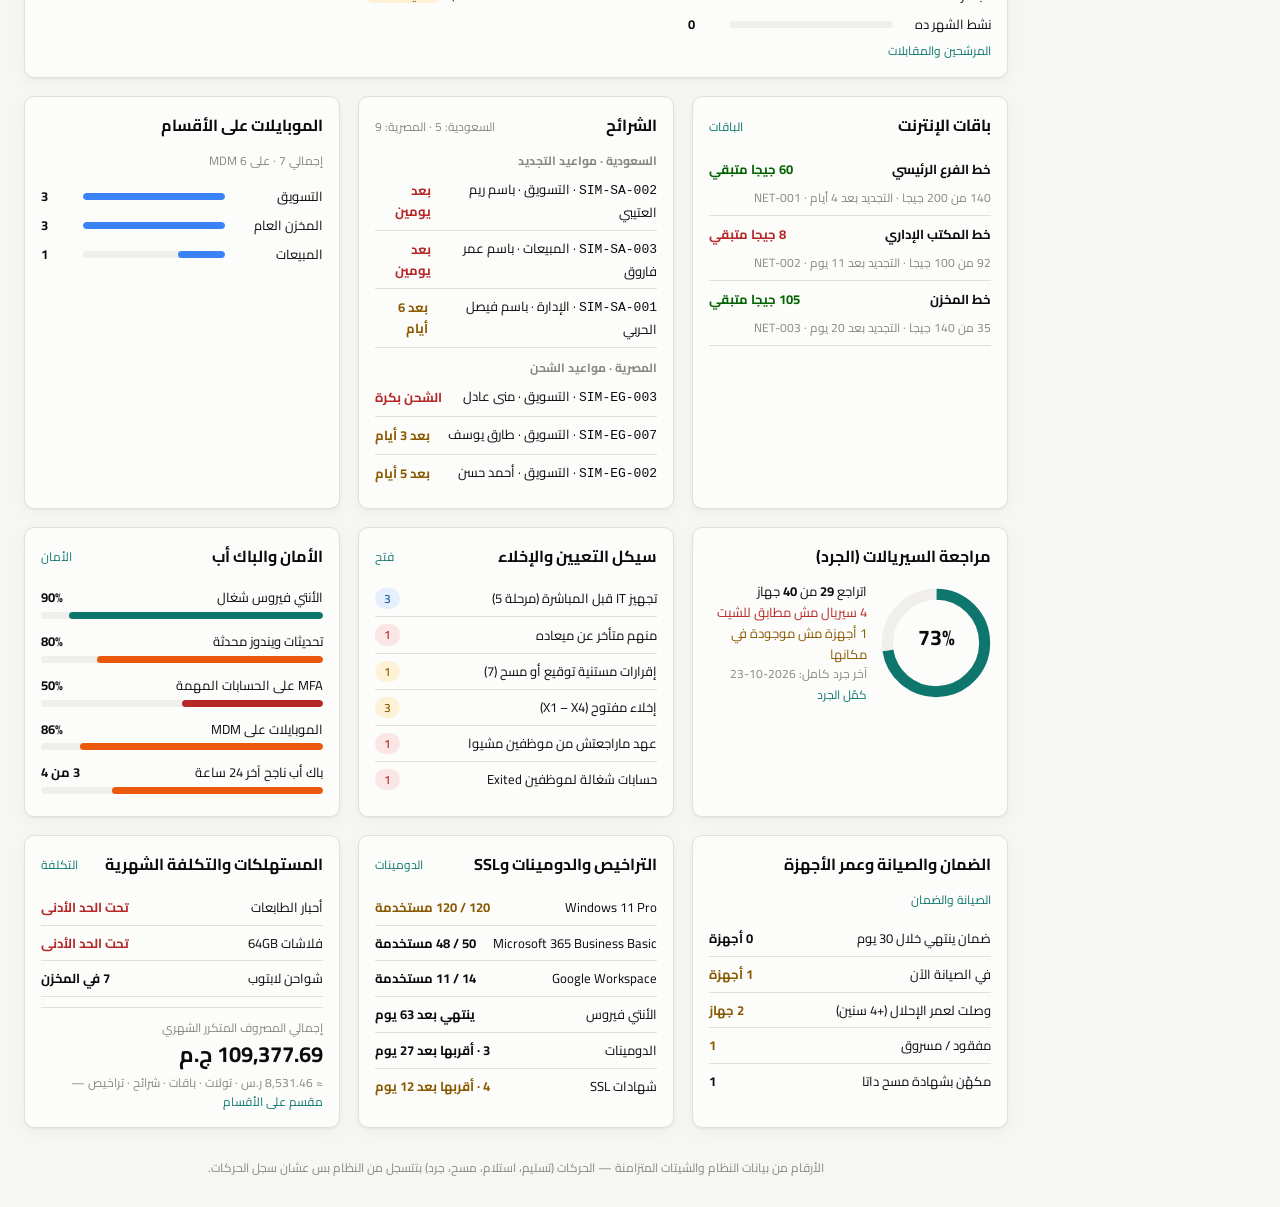
<file: frontend/tests/shell-preview.html>
<!doctype html>
<html lang="ar" dir="rtl"><head><meta charset="utf-8"><title>Shell preview (local demo only)</title></head>
<body>
<script>
  // أداة اختبار محلية فقط: تفتح it.html بحساب الديمو المحلي (u_admin) بدون شاشة الدخول، لالتقاط صور الواجهة.
  // لا تعمل مع حسابات الـ Backend الحقيقية ولا تتجاوز أي حماية على السيرفر.
  const q = new URLSearchParams(location.search);
  sessionStorage.setItem('crm_finance_session', JSON.stringify({ userId: q.get('user') || 'u_admin', at: new Date().toISOString() }));
  if (q.get('theme')) localStorage.setItem('it_assets_theme', q.get('theme'));
  location.replace('../it.html#/' + (q.get('page') || 'itdash'));
</script>
</body></html>
</file>
<file: frontend/css/style.css>
﻿/* ============ الألوان (فاتح/داكن) ============ */
:root {
  color-scheme: light;
  --bg: #f6f6f3; --surface: #fcfcfb; --surface-2: #f0efec; --border: #e1e0d9; --border-strong: #c3c2b7;
  --text: #0b0b0b; --text-2: #52514e; --muted: #898781;
  --accent: #2a78d6; --accent-ink: #ffffff; --accent-soft: #e6f0fc;
  --s1: #2a78d6; --s2: #eb6834;
  --good: #006300; --good-bg: #e3f4e3; --warn: #8a5a00; --warn-bg: #fdf1d6; --bad: #b42828; --bad-bg: #fbe6e6; --info: #1c5cab; --info-bg: #e6f0fc;
  --shadow: 0 1px 2px rgba(0,0,0,.05), 0 4px 16px rgba(0,0,0,.04);
  --radius: 10px;
  --font: "Cairo", system-ui, "Segoe UI", Tahoma, sans-serif;
}
@media (prefers-color-scheme: dark) {
  :root:not([data-theme="light"]) {
    color-scheme: dark;
    --bg: #0d0d0d; --surface: #1a1a19; --surface-2: #232321; --border: #2c2c2a; --border-strong: #383835;
    --text: #f0efec; --text-2: #c3c2b7; --muted: #898781;
    --accent: #3987e5; --accent-soft: #17283d;
    --s1: #3987e5; --s2: #d95926;
    --good: #0ca30c; --good-bg: #13261a; --warn: #fab219; --warn-bg: #2b2310; --bad: #e66767; --bad-bg: #2d1616; --info: #6da7ec; --info-bg: #17283d;
    --shadow: 0 1px 2px rgba(0,0,0,.4);
  }
}
:root[data-theme="dark"] {
  color-scheme: dark;
  --bg: #0d0d0d; --surface: #1a1a19; --surface-2: #232321; --border: #2c2c2a; --border-strong: #383835;
  --text: #f0efec; --text-2: #c3c2b7; --muted: #898781;
  --accent: #3987e5; --accent-soft: #17283d;
  --s1: #3987e5; --s2: #d95926;
  --good: #0ca30c; --good-bg: #13261a; --warn: #fab219; --warn-bg: #2b2310; --bad: #e66767; --bad-bg: #2d1616; --info: #6da7ec; --info-bg: #17283d;
  --shadow: 0 1px 2px rgba(0,0,0,.4);
}

/* ============ الأساس ============ */
* { box-sizing: border-box; }
html, body { margin: 0; }
body { font-family: var(--font); background: var(--bg); color: var(--text); font-size: 14px; line-height: 1.6; }
a { color: var(--accent); text-decoration: none; }
a:hover { text-decoration: underline; }
h1 { font-size: 22px; margin: 0; } h2 { font-size: 16px; margin: 0 0 12px; } h3 { font-size: 15px; margin: 0; }
input, select, textarea, button { font: inherit; color: inherit; }
input, select, textarea { background: var(--surface); border: 1px solid var(--border-strong); border-radius: 8px; padding: 7px 10px; min-width: 0; width: 100%; }
input:focus, select:focus, textarea:focus { outline: 2px solid var(--accent); outline-offset: -1px; border-color: transparent; }
input[type=checkbox] { width: auto; }
.num, input.n { text-align: left; font-variant-numeric: tabular-nums; direction: ltr; }
input.n { max-width: 130px; } input.s { max-width: 80px; }
.mono { font-family: ui-monospace, Consolas, monospace; }
.muted { color: var(--muted); } .small { font-size: 12px; } .b { font-weight: 700; }
.t-good { color: var(--good); } .t-bad { color: var(--bad); }
.spacer { flex: 1; }

/* ============ التخطيط ============ */
.topbar { position: fixed; inset: 0 0 auto 0; height: 56px; display: flex; align-items: center; gap: 12px; padding: 0 16px; background: var(--surface); border-bottom: 1px solid var(--border); z-index: 20; }
.brand { font-weight: 700; font-size: 16px; display: flex; align-items: center; gap: 8px; }
.logo-dot { display: inline-grid; place-items: center; min-width: 30px; height: 30px; padding-inline: 7px; border-radius: 8px; background: var(--accent); color: #fff; font-size: 12.5px; font-weight: 700; letter-spacing: .04em; direction: ltr; }
.sidebar { position: fixed; top: 56px; bottom: 0; right: 0; width: 248px; background: var(--surface); border-left: 1px solid var(--border); overflow-y: auto; z-index: 15; padding: 8px 0 24px; }
.nav-title { font-size: 11px; color: var(--muted); padding: 14px 20px 4px; font-weight: 700; }
/* M01: مجموعات القائمة القابلة للطي */
.nav-toggle { display: flex; width: 100%; align-items: center; justify-content: space-between; background: none; border: 0; font-family: inherit; cursor: pointer; text-align: start; }
.nav-toggle:hover { color: var(--text); }
.nav-toggle:focus-visible { outline: 2px solid var(--accent); outline-offset: -2px; }
.nav-toggle .chev { font-size: 10px; transition: transform .15s ease; }
.nav-group.collapsed .chev { transform: rotate(90deg); }
:root[dir="ltr"] .nav-group.collapsed .chev { transform: rotate(-90deg); }
.nav-group.collapsed .nav-items { display: none; }
@media (prefers-reduced-motion: reduce) { .nav-toggle .chev { transition: none; } }
.nav a { display: flex; gap: 10px; align-items: center; padding: 7px 20px; color: var(--text-2); border-inline-start: 3px solid transparent; }
.nav a:hover { background: var(--surface-2); text-decoration: none; }
.nav a.active { background: var(--accent-soft); color: var(--accent); border-inline-start-color: var(--accent); font-weight: 600; }
.nav .ic { width: 20px; text-align: center; }
main { margin: 56px 248px 0 0; padding: 24px; max-width: 1400px; outline: none; }
.menu { display: none; }

.brand small { font-weight: 400; font-size: 13px; }
.gsearch { position: relative; flex: 1; max-width: 420px; margin-inline-start: 24px; }
.gsearch input { background: var(--surface-2); border-color: transparent; }
.gresults { position: absolute; top: calc(100% + 6px); inset-inline: 0; background: var(--surface); border: 1px solid var(--border-strong); border-radius: 10px; box-shadow: 0 12px 40px rgba(0,0,0,.15); max-height: 60vh; overflow-y: auto; z-index: 40; padding: 4px; }
.gresults a { display: flex; gap: 10px; align-items: center; padding: 7px 10px; border-radius: 6px; color: var(--text); }
.gresults a:hover, .gresults a.on { background: var(--accent-soft); text-decoration: none; }
.gresults a div { display: flex; flex-direction: column; min-width: 0; } .gresults small { color: var(--muted); }
.gresults .empty { padding: 14px; }
@media (max-width: 760px) { .gsearch { margin: 0; } .brand > span:not(.logo-dot), .brand small, .user-box span { display: none; } }
.user-box { display: flex; align-items: center; gap: 8px; font-size: 13px; color: var(--text-2); }

/* ============ شاشة الدخول ============ */
/* الفكرة: شاشة افتتاحية متحركة (شعار يُرسم + اسم + شريط تحميل) ثم كارت الدخول على خلفية كحلية بخطوط طولية ومربعات طافية */
body.locked > .topbar, body.locked > .sidebar, body.locked > main { display: none; }
.login-wrap {
  --lg-bg: #101115; --lg-navy: #17213f; --lg-card: rgba(28, 29, 33, .9); --lg-field: #131417; --lg-line: rgba(255,255,255,.07);
  --lg-text: #f3f3f1; --lg-muted: #9c9ea6; --lg-accent: #e0363c; --lg-accent-ink: #ffffff; --lg-sq: rgba(224, 54, 60, .32);
  position: relative; min-height: 100vh; overflow: hidden; isolation: isolate; color: var(--lg-text);
  background: radial-gradient(900px 700px at 100% 0%, var(--lg-navy), transparent 70%), linear-gradient(115deg, var(--lg-bg) 35%, #121831);
}
:root[data-theme="light"] .login-wrap {
  --lg-bg: #f4f6fa; --lg-navy: #dfe8f8; --lg-card: rgba(255,255,255,.92); --lg-field: #f7f8fa; --lg-line: rgba(15,25,50,.07);
  --lg-text: #0f1424; --lg-muted: #5d6474; --lg-accent: #c9242a; --lg-sq: rgba(19, 44, 70, .25);
  background: radial-gradient(900px 700px at 100% 0%, var(--lg-navy), transparent 70%), linear-gradient(115deg, var(--lg-bg) 35%, #e9eef8);
}
.login-wrap.leaving { animation: wrapOut .42s ease forwards; }

/* الخلفية */
.login-bg { position: absolute; inset: 0; z-index: -1; pointer-events: none; }
.lb-cols { position: absolute; inset: 0; background-image: linear-gradient(90deg, var(--lg-line) 1px, transparent 1px); background-size: 12.5% 100%; }
.lb-glow { position: absolute; width: 60vmax; height: 60vmax; left: -20vmax; bottom: -30vmax; border-radius: 50%; background: radial-gradient(circle, color-mix(in srgb, var(--lg-accent) 14%, transparent), transparent 65%); animation: glow 9s ease-in-out infinite alternate; }
.lb-squares i { position: absolute; border: 1.5px solid var(--lg-sq); border-radius: 4px; animation: sqFloat var(--t) ease-in-out var(--d) infinite alternate, sqIn .8s ease var(--d) both; }

/* الشاشة الافتتاحية */
.splash { position: absolute; inset: 0; display: flex; flex-direction: column; align-items: center; justify-content: center; gap: 10px; padding-inline: 16px; text-align: center; cursor: pointer; transition: opacity .6s ease, transform .6s ease, visibility .6s; }
.login-wrap.ready .splash { opacity: 0; transform: scale(1.06); visibility: hidden; }
.hex-big { width: 150px; height: 150px; margin-bottom: 18px; filter: drop-shadow(0 18px 40px color-mix(in srgb, var(--lg-accent) 35%, transparent)); animation: hexPop .9s cubic-bezier(.3,1.5,.5,1) both; }
.hx-fill { fill: #0b0c0f; opacity: 0; animation: fadeIn .5s ease .6s forwards; }
:root[data-theme="light"] .hx-fill { fill: #0f1424; }
.hx-line { fill: none; stroke: var(--lg-accent); stroke-width: 4; stroke-linejoin: round; stroke-dasharray: 300; stroke-dashoffset: 300; animation: draw 1.1s ease .15s forwards; }
.hx-mark rect { fill: var(--lg-accent); transform-box: fill-box; transform-origin: bottom; animation: barUp .5s cubic-bezier(.2,.8,.2,1) both; }
.hx-mark rect:nth-child(1) { animation-delay: .8s; } .hx-mark rect:nth-child(2) { animation-delay: .9s; } .hx-mark rect:nth-child(3) { animation-delay: 1s; }
.hx-mark polyline { fill: none; stroke: #fff; stroke-width: 4; stroke-linecap: round; stroke-linejoin: round; stroke-dasharray: 80; stroke-dashoffset: 80; animation: draw .6s ease 1.15s forwards; }
.sp-name { font: 800 clamp(34px, 6vw, 52px)/1 var(--font); letter-spacing: .28em; padding-inline-start: .28em; direction: ltr; animation: rise .7s cubic-bezier(.2,.8,.2,1) .7s both; }
.sp-sub { font-size: 13px; letter-spacing: .9em; padding-inline-start: .9em; color: var(--lg-muted); direction: ltr; animation: rise .7s ease .9s both; }
.sp-title { margin-top: 26px; font: 700 clamp(24px, 4vw, 34px) var(--font); animation: rise .7s ease 1.1s both; }
.sp-title em { font-style: normal; color: var(--lg-accent); }
.sp-tag { color: var(--lg-muted); font-size: 15px; animation: rise .7s ease 1.3s both; }
.sp-bar { width: min(280px, 70vw); height: 3px; margin-top: 30px; border-radius: 3px; background: var(--lg-line); overflow: hidden; animation: fadeIn .4s ease 1.2s both; }
.sp-bar i { display: block; height: 100%; width: 100%; background: var(--lg-accent); transform-origin: right; transform: scaleX(0); animation: load 1.6s cubic-bezier(.6,.1,.3,1) 1.3s forwards; }

/* كارت الدخول */
.login-stage { min-height: 100vh; display: flex; flex-direction: column; align-items: center; justify-content: center; gap: 16px; padding-block: 24px; padding-inline: 16px; opacity: 0; visibility: hidden; transform: translateY(24px); transition: opacity .6s ease .15s, transform .7s cubic-bezier(.2,.8,.2,1) .15s, visibility .6s; }
.login-wrap.ready .login-stage { opacity: 1; visibility: visible; transform: none; }
.login-card { width: min(470px, 100%); background: var(--lg-card); backdrop-filter: blur(16px); border: 1px solid var(--lg-line); border-radius: 22px; padding: 30px 28px 24px; display: flex; flex-direction: column; gap: 14px; box-shadow: 0 30px 80px rgba(0,0,0,.35); }
.login-card .field span { color: var(--lg-muted); }
.login-card input[type=email], .login-card input[type=password] { background: var(--lg-field); border: 1px solid var(--lg-line); color: var(--lg-text); padding: 12px 14px; border-radius: 12px; font-size: 15px; }
.login-card input:focus { outline: 2px solid var(--lg-accent); outline-offset: -1px; }
.login-card .field.check { padding-top: 0; color: var(--lg-muted); }
.lc-head { display: flex; align-items: center; gap: 10px; }
.hex-sm { width: 42px; height: 42px; flex: none; }
.hex-sm .hx-fill, .hex-sm .hx-line, .hex-sm .hx-mark rect, .hex-sm .hx-mark polyline { animation: none; opacity: 1; stroke-dashoffset: 0; }
.lc-head b { display: block; font-size: 17px; letter-spacing: .14em; direction: ltr; text-align: start; }
.lc-head small { display: block; font-size: 10.5px; letter-spacing: .45em; color: var(--lg-muted); direction: ltr; }
.lc-title { margin: 6px 0 4px; font-size: clamp(26px, 5vw, 34px); font-weight: 800; }
.lc-title .dot { display: inline-block; width: 7px; height: 7px; margin-inline-start: 4px; border-radius: 50%; background: var(--lg-accent); animation: pulse 2s ease-in-out infinite; }
.lc-btn { margin-top: 4px; padding: 12px; border: 0; border-radius: 12px; background: var(--lg-accent); color: var(--lg-accent-ink); font: 700 16px var(--font); cursor: pointer; transition: transform .15s, filter .15s; }
.lc-btn:hover { filter: brightness(1.08); } .lc-btn:active { transform: scale(.98); } .lc-btn:disabled { opacity: .7; }
.lc-btn:focus-visible, .lc-icon:focus-visible { outline: 2px solid var(--lg-text); outline-offset: 2px; }
.lc-foot { display: flex; align-items: center; justify-content: space-between; gap: 10px; color: var(--lg-muted); font-size: 13.5px; margin-top: 4px; }
.lc-icon { width: 40px; height: 38px; border-radius: 10px; border: 1px solid var(--lg-line); background: transparent; color: var(--lg-text); cursor: pointer; }
.login-err { color: #ff7a7a; min-height: 1.2em; font-size: 13px; }
:root[data-theme="light"] .login-err { color: #c33; }
.login-hint { text-align: center; font-size: 12px; color: var(--lg-muted); border-top: 1px dashed var(--lg-line); padding-top: 10px; }
.login-credit { position: relative; display: inline-flex; align-items: center; gap: 8px; padding: 9px 18px; border-radius: 999px; border: 1px solid color-mix(in srgb, var(--lg-accent) 45%, transparent); background: color-mix(in srgb, var(--lg-accent) 10%, transparent); color: var(--lg-muted); font: 500 13.5px var(--font); letter-spacing: .02em; overflow: hidden; box-shadow: 0 6px 24px color-mix(in srgb, var(--lg-accent) 18%, transparent); }
.login-credit b { color: var(--lg-text); font-weight: 700; letter-spacing: .03em; }
.login-credit::after { content: ""; position: absolute; inset: 0; background: linear-gradient(100deg, transparent 30%, rgba(255,255,255,.18) 50%, transparent 70%); transform: translateX(-120%); animation: shimmer 3.2s ease-in-out 1.5s infinite; }
.lc-code { display: inline-grid; place-items: center; min-width: 26px; height: 22px; padding-inline: 4px; border-radius: 6px; background: var(--lg-accent, var(--accent)); color: #fff; font: 700 11px ui-monospace, Consolas, monospace; }
@keyframes shimmer { 60%, 100% { transform: translateX(120%); } }
.login-card.shake { animation: shake .4s ease; }

@keyframes hexPop { from { transform: scale(.5) rotate(-30deg); opacity: 0; } to { transform: none; opacity: 1; } }
@keyframes draw { to { stroke-dashoffset: 0; } }
@keyframes barUp { from { transform: scaleY(0); } to { transform: scaleY(1); } }
@keyframes fadeIn { to { opacity: 1; } }
@keyframes rise { from { transform: translateY(16px); opacity: 0; } to { transform: none; opacity: 1; } }
@keyframes load { to { transform: scaleX(1); } }
@keyframes sqFloat { from { transform: translate(0, 0) rotate(0deg); } to { transform: translate(calc(var(--r) * 30px), -40px) rotate(calc(var(--r) * 90deg)); } }
@keyframes sqIn { from { opacity: 0; } to { opacity: 1; } }
@keyframes glow { to { transform: translate(8vmax, -6vmax) scale(1.1); } }
@keyframes pulse { 50% { transform: scale(1.6); opacity: .5; } }
@keyframes shake { 20%, 60% { transform: translateX(-8px); } 40%, 80% { transform: translateX(8px); } }
@keyframes wrapOut { to { opacity: 0; transform: scale(1.03); } }
@media (prefers-reduced-motion: reduce) {
  .login-wrap *, .login-wrap { animation: none !important; transition: none !important; }
  .splash { display: none; }
}

/* حقوق المطوّر أسفل القائمة */
.dev-credit { display: flex; flex-direction: column; align-items: flex-start; gap: 8px; padding: 16px 16px 8px; border-top: 1px solid var(--border); margin-top: 12px; }
.dev-credit small { font-size: 11px; color: var(--muted); letter-spacing: .04em; }
.dc-badge { display: inline-flex; align-items: center; gap: 7px; padding: 6px 10px; border-radius: 10px; border: 1px solid color-mix(in srgb, var(--accent) 40%, transparent); background: var(--accent-soft); color: var(--text-2); font-size: 12px; line-height: 1.4; }
.dc-badge b { color: var(--text); font-weight: 700; }
.login-err { color: var(--bad); min-height: 1.2em; font-size: 13px; }
.btn.block { width: 100%; justify-content: center; padding: 10px; font-size: 15px; }
.login-hint { text-align: center; font-size: 12.5px; color: var(--muted); background: var(--surface-2); border-radius: 8px; padding: 8px; }

/* ============ المكونات ============ */
.page-head { display: flex; justify-content: space-between; align-items: flex-end; gap: 16px; margin-bottom: 18px; flex-wrap: wrap; }
.page-head .sub { margin: 2px 0 0; color: var(--muted); }
.back { font-size: 13px; }
.actions, .row-actions { display: flex; gap: 8px; flex-wrap: wrap; align-items: center; }
.btn { display: inline-flex; align-items: center; gap: 6px; padding: 7px 14px; border-radius: 8px; border: 1px solid var(--border-strong); background: var(--surface); cursor: pointer; white-space: nowrap; color: var(--text); }
.btn:hover { background: var(--surface-2); text-decoration: none; }
.btn.primary { background: var(--accent); border-color: var(--accent); color: var(--accent-ink); }
.btn.primary:hover { filter: brightness(1.08); }
.btn.ghost { background: transparent; }
.btn.danger { color: var(--bad); } .btn.warn { background: var(--warn-bg); color: var(--warn); border-color: transparent; }
.btn.sm { padding: 4px 10px; font-size: 13px; }
.link { background: none; border: 0; color: var(--accent); cursor: pointer; padding: 2px 6px; font-size: 13px; }
.link:hover { text-decoration: underline; } .link.danger { color: var(--bad); }
.icon-btn { background: none; border: 0; cursor: pointer; font-size: 16px; padding: 4px 8px; border-radius: 6px; color: var(--text-2); }
.icon-btn:hover { background: var(--surface-2); }

.cards { display: grid; grid-template-columns: repeat(auto-fill, minmax(190px, 1fr)); gap: 12px; margin-bottom: 18px; }
.card { background: var(--surface); border: 1px solid var(--border); border-radius: var(--radius); padding: 14px 16px; display: flex; flex-direction: column; gap: 2px; box-shadow: var(--shadow); }
.card span { color: var(--text-2); font-size: 13px; }
.card b { font-size: 20px; font-weight: 700; }
.card small { font-size: 12px; color: var(--muted); }
.card.hero { background: var(--accent); border-color: var(--accent); }
.card.hero span, .card.hero b, .card.hero small { color: #fff; }

.panel { background: var(--surface); border: 1px solid var(--border); border-radius: var(--radius); padding: 16px; margin-bottom: 18px; box-shadow: var(--shadow); min-width: 0; }
.panel-head { display: flex; justify-content: space-between; align-items: center; gap: 12px; flex-wrap: wrap; margin-bottom: 12px; }
.panel-head h2 { margin: 0; }
.notice { background: var(--info-bg); color: var(--info); padding: 10px 14px; border-radius: var(--radius); margin-bottom: 14px; }
.notice.warn { background: var(--warn-bg); color: var(--warn); } .notice.bad { background: var(--bad-bg); color: var(--bad); } .notice.muted { background: var(--surface-2); color: var(--text-2); }
.dash-grid { display: grid; grid-template-columns: repeat(auto-fit, minmax(380px, 1fr)); gap: 0 18px; }
.t-grid { display: grid; grid-template-columns: repeat(auto-fill, minmax(280px, 1fr)); gap: 0 18px; }
.tcard .big { font-size: 26px; font-weight: 700; margin-bottom: 8px; }
.kv { display: flex; justify-content: space-between; padding: 3px 0; color: var(--text-2); }
.tcard .row-actions { margin-top: 12px; }

.toolbar { display: flex; gap: 8px; margin-bottom: 12px; flex-wrap: wrap; align-items: center; }
.toolbar .search { flex: 1; min-width: 200px; max-width: 360px; }
.toolbar select { width: auto; }
.mini { display: inline-flex; align-items: center; gap: 6px; font-size: 13px; color: var(--text-2); white-space: nowrap; }
.mini input, .mini select { width: auto; }
.period { display: flex; gap: 8px; flex-wrap: wrap; align-items: center; }
.period select { width: auto; }
.tabs { display: flex; gap: 4px; margin-bottom: 14px; border-bottom: 1px solid var(--border); }
.tabs button { background: none; border: 0; padding: 8px 14px; cursor: pointer; border-bottom: 2px solid transparent; color: var(--text-2); }
.tabs button.on { border-bottom-color: var(--accent); color: var(--accent); font-weight: 600; }

/* الجداول */
.table-wrap { overflow-x: auto; }
.tbl { width: 100%; border-collapse: collapse; }
.tbl th { text-align: right; font-weight: 600; color: var(--text-2); font-size: 12.5px; padding: 9px 10px; border-bottom: 1px solid var(--border-strong); background: var(--surface-2); white-space: nowrap; }
.tbl th.num { text-align: left; } .tbl th.c { text-align: center; }
.tbl td { padding: 8px 10px; border-bottom: 1px solid var(--border); vertical-align: middle; white-space: nowrap; }
.tbl tbody tr:hover { background: var(--surface-2); }
.tbl tfoot td { font-weight: 700; border-top: 2px solid var(--border-strong); background: var(--surface-2); }
.tbl td.num { white-space: nowrap; }
.tbl.compact td, .tbl.compact th { padding: 5px 8px; }
.tbl .muted-row td { color: var(--muted); font-style: italic; }
.tbl tr.grp td { border-top: 2px solid var(--border-strong); }
.jcr { padding-inline-start: 24px !important; }
.tbl.fin td { padding: 7px 12px; }
.tbl.fin .sec td { font-weight: 700; background: var(--surface-2); }
.tbl.fin .ind { padding-inline-start: 28px; }
.tbl.fin .subtot td { font-weight: 700; border-top: 1px solid var(--border-strong); }
.tbl.fin .grand td { font-weight: 700; font-size: 16px; border-top: 2px solid var(--text); border-bottom: 3px double var(--text); }
.empty { padding: 28px; text-align: center; color: var(--muted); }

.badge { display: inline-flex; align-items: center; gap: 4px; padding: 1px 9px; border-radius: 99px; font-size: 12px; font-weight: 600; white-space: nowrap; }
.badge i { font-style: normal; font-size: 11px; }
.b-good { background: var(--good-bg); color: var(--good); } .b-warn { background: var(--warn-bg); color: var(--warn); }
.b-bad { background: var(--bad-bg); color: var(--bad); } .b-info { background: var(--info-bg); color: var(--info); } .b-muted { background: var(--surface-2); color: var(--muted); }
.meter { display: inline-block; width: 80px; height: 6px; background: var(--surface-2); border-radius: 3px; vertical-align: middle; overflow: hidden; }
.meter i { display: block; height: 100%; background: var(--accent); border-radius: 3px; }
.meter.over i { background: var(--bad); }

/* النوافذ */
.modal-wrap { position: fixed; inset: 0; background: rgba(0,0,0,.45); display: grid; place-items: start center; padding: 40px 16px; z-index: 50; overflow-y: auto; }
.modal { background: var(--surface); border-radius: 14px; width: min(640px, 100%); box-shadow: 0 20px 60px rgba(0,0,0,.3); }
.modal.wide { width: min(1080px, 100%); }
.modal header, .modal footer { display: flex; align-items: center; gap: 8px; padding: 14px 18px; }
.modal header { border-bottom: 1px solid var(--border); justify-content: space-between; }
.modal footer { border-top: 1px solid var(--border); }
.modal-body { padding: 18px; }
.grid2, .grid3, .grid4 { display: grid; gap: 12px 14px; margin-bottom: 14px; }
.grid2 { grid-template-columns: repeat(2, minmax(0, 1fr)); } .grid3 { grid-template-columns: repeat(3, minmax(0, 1fr)); } .grid4 { grid-template-columns: repeat(4, minmax(0, 1fr)); }
.field { display: flex; flex-direction: column; gap: 4px; font-size: 13px; color: var(--text-2); }
.field.full { grid-column: 1 / -1; }
.field small { color: var(--muted); font-size: 11.5px; }
.field.check { flex-direction: row; align-items: center; gap: 8px; padding-top: 22px; }
.req { color: var(--bad); }
.lines-tbl td { padding: 4px; } .lines-tbl input, .lines-tbl select { padding: 5px 7px; }
.lines-tbl td:nth-child(1) { min-width: 170px; } .lines-tbl td:nth-child(2) { min-width: 160px; }
.doc-totals { display: flex; justify-content: space-between; gap: 16px; margin: 12px 0; flex-wrap: wrap; align-items: flex-start; }
.disc-row { display: flex; gap: 8px; align-items: center; } .disc-row label { display: flex; gap: 6px; align-items: center; white-space: nowrap; } .disc-row select { width: auto; }
.tot-box { min-width: 280px; background: var(--surface-2); border-radius: 8px; padding: 10px 14px; }
.tot-box div { display: flex; justify-content: space-between; padding: 2px 0; }
.tot-box .grand { border-top: 1px solid var(--border-strong); margin-top: 4px; padding-top: 6px; font-size: 16px; }
.sub-panel { border: 1px solid var(--border); border-radius: 8px; padding: 10px 14px; margin-bottom: 14px; }
.sub-panel summary { cursor: pointer; font-weight: 600; }
.row-inline { display: flex; gap: 12px; flex-wrap: wrap; align-items: center; margin: 10px 0; }
.alloc-sum { padding: 8px 0; }
.logo-prev { max-height: 48px; margin-top: 6px; align-self: flex-start; }

/* التقارير */
.report-layout { display: grid; grid-template-columns: 230px minmax(0, 1fr); gap: 18px; align-items: start; }
.rep-nav { background: var(--surface); border: 1px solid var(--border); border-radius: var(--radius); padding: 6px; position: sticky; top: 72px; }
.rep-nav a { display: block; padding: 7px 12px; border-radius: 6px; color: var(--text-2); }
.rep-nav a.on { background: var(--accent-soft); color: var(--accent); font-weight: 600; }
.rep-nav a:hover { text-decoration: none; background: var(--surface-2); }
.rep-ctl { display: flex; gap: 8px; flex-wrap: wrap; align-items: center; } .rep-ctl select { width: auto; }

/* الرسم البياني */
.chart { position: relative; }
.chart svg { width: 100%; height: auto; display: block; }
.chart .grid { stroke: var(--border); stroke-width: 1; }
.chart .axis { stroke: var(--border-strong); stroke-width: 1; }
.chart .tick { fill: var(--muted); font-size: 11px; font-family: var(--font); }
.chart path.s1 { fill: var(--s1); } .chart path.s2 { fill: var(--s2); }
.chart .hit { fill: transparent; cursor: pointer; }
.chart .grp.dim path { opacity: .35; }
.chart .grp:hover .hit { fill: var(--surface-2); opacity: .6; }
.legend { display: flex; gap: 16px; font-size: 13px; color: var(--text-2); margin-bottom: 6px; }
.sw { display: inline-block; width: 10px; height: 10px; border-radius: 2px; margin-inline-end: 6px; vertical-align: middle; }
.sw.s1 { background: var(--s1); } .sw.s2 { background: var(--s2); }
.tip { position: absolute; background: var(--surface); border: 1px solid var(--border-strong); border-radius: 8px; padding: 8px 12px; box-shadow: var(--shadow); font-size: 12.5px; pointer-events: none; direction: rtl; min-width: 190px; }
.tip div { display: flex; justify-content: space-between; gap: 12px; align-items: center; }
.tip div span { margin-inline-start: auto; font-variant-numeric: tabular-nums; direction: ltr; }
.tip .sep { border-top: 1px solid var(--border); margin-top: 4px; padding-top: 4px; }

/* التنبيهات */
#toasts { position: fixed; bottom: 20px; left: 20px; display: flex; flex-direction: column; gap: 8px; z-index: 100; }
.toast { background: var(--text); color: var(--surface); padding: 10px 16px; border-radius: 8px; box-shadow: var(--shadow); transition: opacity .3s; max-width: 360px; }
.toast.err { background: var(--bad); color: #fff; } .toast.warn { background: var(--warn-bg); color: var(--warn); }
.toast.out { opacity: 0; }

.fx-slot { grid-column: 1 / -1; }
.fx-box { display: grid; grid-template-columns: repeat(3, minmax(0, 1fr)); gap: 10px 14px; align-items: end; background: var(--info-bg); border-radius: 8px; padding: 10px 12px; }
.fx-box > span { grid-column: 1 / -1; color: var(--info); font-size: 13px; }
.to-slot:empty { display: none; }

/* ============ معاينة وطباعة المستندات ============ */
.en { direction: ltr; unicode-bidi: isolate; color: var(--muted); font-size: .85em; font-weight: 400; }
.p-title .en.t { font-size: 16px; color: var(--text-2); margin-bottom: 4px; }
.p-lines th .en { display: block; font-size: 10.5px; }
.p-qr svg { width: 120px; height: 120px; display: block; }
.p-qr { flex: 0 0 auto; }
#print-area { display: none; }
.p-head { display: flex; justify-content: space-between; gap: 20px; border-bottom: 2px solid var(--text); padding-bottom: 12px; margin-bottom: 14px; }
.p-co { display: flex; gap: 12px; align-items: flex-start; } .p-co img { max-height: 70px; max-width: 140px; }
.p-co h2 { margin: 0 0 4px; font-size: 18px; }
.p-title { text-align: left; } .p-title h1 { font-size: 24px; margin-bottom: 4px; }
.p-parties { display: flex; justify-content: space-between; gap: 20px; margin-bottom: 14px; }
.p-parties h4 { margin: 0 0 4px; color: var(--muted); }
.p-lines { margin-bottom: 12px; }
.p-totals { display: flex; justify-content: space-between; gap: 20px; align-items: flex-start; }
.p-totals table { min-width: 280px; border-collapse: collapse; }
.p-totals td { padding: 4px 10px; border-bottom: 1px solid var(--border); }
.p-totals .grand td { font-weight: 700; font-size: 16px; border-top: 2px solid var(--text); }
.p-words { font-weight: 600; padding: 8px 12px; background: var(--surface-2); border-radius: 6px; }
.p-notes { margin-top: 10px; font-size: 13px; }
.p-sign { display: flex; justify-content: space-around; margin-top: 50px; } .p-sign div { border-top: 1px solid var(--text); padding-top: 6px; min-width: 140px; text-align: center; }
.voucher { font-size: 16px; line-height: 2.2; } .v-amt { display: inline-block; border: 2px solid var(--text); padding: 4px 18px; font-size: 22px; font-weight: 700; float: left; direction: ltr; }
.doc-preview { padding: 28px; }

@media print {
  body.printing > *:not(#print-area) { display: none !important; }
  body.printing #print-area { display: block; padding: 0; }
  body { background: #fff; color: #000; font-size: 12px; }
  :root { --surface: #fff; --surface-2: #f3f3f3; --text: #000; --border: #ccc; --border-strong: #999; --muted: #555; }
  .tbl tbody tr:hover { background: none; }
  a { color: #000; }
  @page { margin: 14mm; }
}

/* ============ الجوال ============ */
@media (max-width: 960px) {
  .menu { display: inline-block; }
  .sidebar { transform: translateX(100%); transition: transform .2s; box-shadow: var(--shadow); }
  body.nav-open .sidebar { transform: none; }
  main { margin-right: 0; padding: 16px; }
  .grid3, .grid4 { grid-template-columns: repeat(2, minmax(0, 1fr)); }
  .report-layout { grid-template-columns: 1fr; }
  .rep-nav { position: static; display: flex; overflow-x: auto; gap: 4px; }
  .rep-nav a { white-space: nowrap; }
  .dash-grid { grid-template-columns: 1fr; }
}
@media (max-width: 560px) {
  .grid2, .grid3, .grid4 { grid-template-columns: 1fr; }
  .cards { grid-template-columns: repeat(2, minmax(0, 1fr)); }
  .card b { font-size: 17px; }
  .page-head { align-items: flex-start; }
  .modal-wrap { padding: 0; } .modal { border-radius: 0; min-height: 100vh; }
  .p-head, .p-parties, .p-totals { flex-direction: column; }
  .toolbar .search { max-width: none; }
}

/* ============ لوجو SEG ============ */
.logo-on-light { display: block; } .logo-on-dark { display: none; }
@media (prefers-color-scheme: dark) { :root:not([data-theme="light"]) .logo-on-light { display: none; } :root:not([data-theme="light"]) .logo-on-dark { display: block; } }
:root[data-theme="dark"] .logo-on-light { display: none; } :root[data-theme="dark"] .logo-on-dark { display: block; }
/* شاشة الدخول غامقة افتراضياً: اللوجو الأبيض، إلا في الوضع الفاتح الصريح */
.login-wrap .logo-on-light { display: none; } .login-wrap .logo-on-dark { display: block; }
:root[data-theme="light"] .login-wrap .logo-on-light { display: block; } :root[data-theme="light"] .login-wrap .logo-on-dark { display: none; }
.tb-logo img { height: 26px; width: auto; }
.tb-name { font-weight: 700; }
.sp-logo img { width: min(300px, 70vw); height: auto; filter: drop-shadow(0 16px 40px rgba(224, 54, 60, .25)); animation: hexPop .9s cubic-bezier(.3,1.4,.5,1) both; }
.sp-dream { display: flex; align-items: center; gap: 14px; margin-top: 14px; font-size: 15px; letter-spacing: .04em; color: var(--lg-text); direction: ltr; animation: rise .7s ease .7s both; }
.sp-dream span { display: block; width: 70px; height: 2px; background: var(--lg-text); opacity: .7; transform: scaleX(0); animation: lineGrow .7s ease 1s forwards; }
.sp-dream span:first-child { transform-origin: right; } .sp-dream span:last-child { transform-origin: left; }
@keyframes lineGrow { to { transform: scaleX(1); } }
.lc-head { justify-content: space-between; }
.lc-logo img { height: 40px; width: auto; }
.lc-head small { font-size: 11px; letter-spacing: .5em; color: var(--lg-muted); direction: ltr; }
.lc-tools { display: flex; gap: 8px; }
.lc-lang { height: 38px; padding-inline: 14px; border-radius: 10px; border: 1px solid var(--lg-line); background: transparent; color: var(--lg-text); font: 600 13.5px var(--font); cursor: pointer; }
.lc-lang:hover, .lc-icon:hover { border-color: var(--lg-accent); }
.lang-btn { padding: 4px 12px; border-radius: 8px; border: 1px solid var(--border-strong); background: transparent; color: var(--text-2); font: 600 12.5px var(--font); cursor: pointer; }
.lang-btn:hover { background: var(--surface-2); }

/* ============ الواجهة الإنجليزية (LTR) ============ */
:root[dir="ltr"] .sidebar { right: auto; left: 0; border-left: 0; border-right: 1px solid var(--border); }
:root[dir="ltr"] main { margin: 56px 0 0 248px; }
:root[dir="ltr"] .tbl th { text-align: left; }
:root[dir="ltr"] .tbl th.num, :root[dir="ltr"] .num, :root[dir="ltr"] input.n { text-align: right; }
:root[dir="ltr"] .p-title { text-align: right; }
:root[dir="ltr"] #toasts { left: auto; right: 20px; }
:root[dir="ltr"] .sp-bar i { transform-origin: left; }
#print-area, .doc-preview { direction: rtl; text-align: right; }
@media (max-width: 960px) {
  :root[dir="ltr"] main { margin-left: 0; }
  :root[dir="ltr"] .sidebar { transform: translateX(-100%); }
  :root[dir="ltr"] body.nav-open .sidebar { transform: none; }
}
/* ============ وضع العرض المحمي ============ */
.wm-layer { position: fixed; inset: 0; z-index: 9998; pointer-events: none; background-repeat: repeat; background-size: 420px 240px; display: none; }
.protected .wm-layer { display: block; }
.protected body { -webkit-user-select: none; user-select: none; -webkit-touch-callout: none; }
.protected input, .protected textarea, .protected select { -webkit-user-select: text; user-select: text; }
.protected img { -webkit-user-drag: none; pointer-events: none; }
.wm-shield { position: fixed; inset: 0; z-index: 9999; display: none; place-items: center; background: #0d1020; color: #f3f3f1; text-align: center; font-family: var(--font); }
.wm-shield div { display: flex; flex-direction: column; gap: 8px; padding-inline: 16px; }
.wm-shield b { font-size: 22px; } .wm-shield span { color: #9c9ea6; line-height: 1.8; }
.protected.wm-hide .wm-shield { display: grid; }
@media print { .protected body > * { display: none !important; } .protected body::after { content: "Protected view"; } }
/* ===== قسم التسويق ===== */
.mk-h { font-size: 15px; margin: 18px 0 10px; }
.pipe { display: grid; grid-template-columns: repeat(auto-fill, minmax(120px, 1fr)); gap: 8px; margin-bottom: 14px; }
.pipe-st { background: var(--surface); border: 1px solid var(--border); border-radius: var(--radius); padding: 8px 10px; display: flex; justify-content: space-between; align-items: center; gap: 6px; }
.pipe-st b { font-size: 18px; }
.cal-title { min-width: 110px; text-align: center; }
.cal-tabs { margin: 0; border: 0; }
.cal { display: grid; grid-template-columns: repeat(7, minmax(0, 1fr)); gap: 4px; }
.cal-h { text-align: center; font-size: 12px; font-weight: 600; color: var(--muted); padding: 4px 0; }
.cal-d { background: var(--surface); border: 1px solid var(--border); border-radius: 8px; min-height: 104px; padding: 4px; display: flex; flex-direction: column; gap: 3px; min-width: 0; }
.cal-d.off { background: transparent; border-style: dashed; opacity: .4; }
.cal-d.today { border-color: var(--accent); box-shadow: inset 0 0 0 1px var(--accent); }
.cal-n { display: flex; justify-content: space-between; align-items: center; font-size: 12px; color: var(--muted); }
.cal-add { border: 0; background: none; color: var(--muted); cursor: pointer; font-size: 15px; line-height: 1; padding: 0 4px; border-radius: 4px; opacity: 0; }
.cal-d:hover .cal-add, .cal-add:focus { opacity: 1; }
.cal-add:hover { background: var(--surface-2); color: var(--accent); }
.kc { display: block; width: 100%; text-align: start; border: 0; border-inline-start: 3px solid var(--muted); background: var(--surface-2); color: var(--text); font: inherit; font-size: 11.5px; line-height: 1.35; padding: 3px 6px; border-radius: 4px; cursor: pointer; overflow: hidden; text-overflow: ellipsis; white-space: nowrap; }
.kc small { display: block; font-size: 10px; color: var(--muted); }
.kc:hover { filter: brightness(.97); }
.kc-writing, .kc-design { border-inline-start-color: var(--info); background: var(--info-bg); }
.kc-review { border-inline-start-color: var(--warn); background: var(--warn-bg); }
.kc-approved, .kc-scheduled, .kc-published { border-inline-start-color: var(--good); background: var(--good-bg); }
.kc-published { opacity: .75; }
@media (max-width: 760px) {
  .cal { grid-template-columns: 1fr; }
  .cal-h, .cal-d.off { display: none; }
  .cal-d { min-height: 0; }
  .cal-add { opacity: 1; }
}
.mk-cards { grid-template-columns: repeat(auto-fill, minmax(150px, 1fr)); }
.mk-cards .card b { font-size: 20px; }

/* ===== نظام التسويق: لوحات المهام والعملاء المحتملين ===== */
.app-switch { display: inline-flex; align-items: center; gap: 6px; padding: 5px 12px; border-radius: 99px; border: 1px solid var(--border); color: var(--text); text-decoration: none; font-size: 13px; font-weight: 600; background: var(--surface); }
.app-switch:hover { border-color: var(--accent); color: var(--accent); }
.app-switch[hidden] { display: none; }
@media (max-width: 760px) { .app-switch span { display: none; } }
.t-warn { color: var(--warn); }
.kb { display: grid; grid-auto-flow: column; grid-auto-columns: minmax(168px, 1fr); gap: 10px; overflow-x: auto; padding-bottom: 8px; align-items: start; }
.kb-col { background: var(--surface-2); border-radius: var(--radius); padding: 8px; min-height: 120px; transition: box-shadow .15s; }
.kb-col.over { box-shadow: inset 0 0 0 2px var(--accent); }
.kb-col > header { display: flex; align-items: center; gap: 6px; padding: 2px 2px 8px; }
.kb-col > header b { font-size: 13px; color: var(--muted); }
.kb-col > header small { margin-inline-start: auto; font-size: 11px; color: var(--muted); }
.kb-list { display: flex; flex-direction: column; gap: 6px; }
.kb-card { background: var(--surface); border: 1px solid var(--border); border-radius: 8px; padding: 8px 10px; cursor: grab; display: flex; flex-direction: column; gap: 4px; box-shadow: var(--shadow); }
.kb-card.drag { opacity: .45; }
.kb-title { border: 0; background: none; padding: 0; font: inherit; font-weight: 600; font-size: 13px; color: var(--text); text-align: start; cursor: pointer; line-height: 1.45; }
.kb-title:hover { color: var(--accent); }
.kb-meta { display: flex; justify-content: space-between; align-items: center; gap: 6px; font-size: 11.5px; color: var(--text-2); flex-wrap: wrap; }
.kb-move { display: flex; justify-content: space-between; margin-top: 2px; }
.kb-move button { border: 1px solid var(--border); background: var(--surface-2); color: var(--muted); border-radius: 6px; width: 26px; height: 22px; cursor: pointer; font-size: 12px; line-height: 1; }
.kb-move button:hover { color: var(--accent); border-color: var(--accent); }
.kb-empty { text-align: center; color: var(--muted); font-size: 12px; padding: 12px 0; }
.funnel { display: flex; flex-direction: column; gap: 6px; }
.fn-row { display: grid; grid-template-columns: 110px 1fr 36px; align-items: center; gap: 8px; font-size: 13px; }
.fn-row b { text-align: end; }
.fn-bar { height: 14px; background: var(--surface-2); border-radius: 4px; overflow: hidden; }
.fn-bar i { display: block; height: 100%; background: var(--info); border-radius: 4px; min-width: 2px; }
.fn-bar i.fn-meeting, .fn-bar i.fn-proposal { background: var(--warn); }
.fn-bar i.fn-won { background: var(--good); } .fn-bar i.fn-lost { background: var(--bad); opacity: .7; }
.stars { color: #e0a100; letter-spacing: 1px; font-size: 13px; white-space: nowrap; } .stars i { font-style: normal; color: var(--border-strong); }
.mk-h a.small { font-weight: 400; margin-inline-start: 8px; }

/* ===== منصة العملاء ===== */
.as-client { display: inline-flex; align-items: center; gap: 6px; font-size: 12px; color: var(--text-2); }
.as-client[hidden] { display: none; }
.as-client select { max-width: 190px; padding: 4px 8px; font-size: 13px; }
@media (max-width: 760px) { .as-client span { display: none; } }
.ap-grid { display: grid; grid-template-columns: repeat(auto-fill, minmax(280px, 1fr)); gap: 12px; margin-bottom: 18px; }
.ap-card { background: var(--surface); border: 1px solid var(--border); border-inline-start: 4px solid var(--warn); border-radius: var(--radius); padding: 14px; display: flex; flex-direction: column; gap: 8px; box-shadow: var(--shadow); }
.ap-card header { display: flex; align-items: center; gap: 8px; flex-wrap: wrap; }
.ap-card .ap-date { margin-inline-start: auto; font-size: 12px; color: var(--text-2); }
.ap-card h3 { margin: 0; font-size: 15px; }
.ap-cap { background: var(--surface-2); border-radius: 8px; padding: 10px; font-size: 13px; line-height: 1.7; white-space: pre-wrap; }
.ap-prev { font-size: 12px; color: var(--warn); }
.ap-actions { display: flex; gap: 8px; margin-top: auto; }
.ap-actions .btn { flex: 1; justify-content: center; }
.kc-chg { box-shadow: inset 0 0 0 1px var(--warn); }

/* ===== قائمة الأنظمة + نظام تقنية المعلومات ===== */
.app-switch-box[hidden] { display: none; }
.app-menu { position: relative; }
.app-menu summary { list-style: none; cursor: pointer; display: inline-flex; align-items: center; gap: 6px; padding: 5px 12px; border-radius: 99px; border: 1px solid var(--border); font-size: 13px; font-weight: 600; background: var(--surface); color: var(--text); }
.app-menu summary::-webkit-details-marker { display: none; }
.app-menu[open] summary, .app-menu summary:hover { border-color: var(--accent); color: var(--accent); }
.app-menu-list { position: absolute; inset-inline-end: 0; top: calc(100% + 6px); min-width: 200px; background: var(--surface); border: 1px solid var(--border); border-radius: var(--radius); box-shadow: var(--shadow); padding: 6px; z-index: 50; display: flex; flex-direction: column; }
.app-menu-list a { display: flex; align-items: center; gap: 8px; padding: 8px 10px; border-radius: 8px; color: var(--text); text-decoration: none; font-size: 14px; }
.app-menu-list a:hover { background: var(--surface-2); color: var(--accent); }
@media (max-width: 760px) { .app-menu summary span { display: none; } }
.chk-grid { display: grid; grid-template-columns: repeat(auto-fill, minmax(150px, 1fr)); gap: 4px 12px; padding: 6px 0; }
.chk { display: flex; align-items: center; gap: 6px; font-size: 13px; cursor: pointer; }

/* ===== المنصة: الجرس، التواصل، الأتمتة، المساعد، التكاملات ===== */
.bell-box { position: relative; }
.bell { position: relative; }
.bell-n { position: absolute; top: -2px; inset-inline-end: -2px; min-width: 17px; height: 17px; border-radius: 99px; background: var(--bad); color: #fff; font-size: 10px; font-style: normal; font-weight: 700; display: grid; place-items: center; padding: 0 4px; }
.bell-n[hidden] { display: none; }
.bell-panel { position: absolute; inset-inline-end: 0; top: calc(100% + 8px); width: min(360px, 92vw); max-height: 70vh; overflow: auto; background: var(--surface); border: 1px solid var(--border); border-radius: var(--radius); box-shadow: var(--shadow); z-index: 60; }
.bell-panel[hidden] { display: none; }
.bell-panel header { display: flex; justify-content: space-between; align-items: center; padding: 10px 12px; border-bottom: 1px solid var(--border); position: sticky; top: 0; background: var(--surface); }
.bell-item { display: flex; gap: 10px; padding: 10px 12px; border-bottom: 1px solid var(--border); color: var(--text); text-decoration: none; font-size: 13px; }
.bell-item:hover { background: var(--surface-2); }
.bell-item.unread { background: var(--info-bg); }
.bell-item div { display: flex; flex-direction: column; gap: 2px; min-width: 0; }
.bell-item small { font-size: 11.5px; color: var(--text-2); }
.qc { display: flex; gap: 6px; flex-wrap: wrap; }
.tl { list-style: none; margin: 0; padding: 0; display: flex; flex-direction: column; gap: 10px; }
.tl li { display: flex; gap: 10px; }
.tl-ic { width: 30px; height: 30px; border-radius: 50%; background: var(--surface-2); display: grid; place-items: center; flex: none; }
.tl li > div { flex: 1; min-width: 0; border-inline-start: 2px solid var(--border); padding-inline-start: 10px; }
.tl-in > div { border-inline-start-color: var(--info); }
.tl-q > div { border-inline-start-color: var(--warn); }
.tl-h { display: flex; align-items: center; gap: 6px; flex-wrap: wrap; font-size: 13px; }
.tl-h small { margin-inline-start: auto; }
.tl-b { font-size: 13px; line-height: 1.7; white-space: pre-wrap; color: var(--text-2); }
.ib { display: flex; flex-direction: column; gap: 8px; }
.ib-item { display: flex; gap: 12px; align-items: flex-start; background: var(--surface); border: 1px solid var(--border); border-radius: var(--radius); padding: 12px; }
.ib-todo { border-inline-start: 4px solid var(--info); }
.ib-todo.ib-negative { border-inline-start-color: var(--bad); }
.ib-todo.ib-positive { border-inline-start-color: var(--good); }
.ib-ic { font-size: 20px; }
.ib-main { flex: 1; min-width: 0; display: flex; flex-direction: column; gap: 3px; }
.ib-act { display: flex; flex-direction: column; gap: 4px; align-items: flex-end; white-space: nowrap; }
.lead-x { margin-top: 12px; display: flex; flex-direction: column; gap: 10px; }
.lead-x .panel { margin: 0; box-shadow: none; }
.ai-why { background: var(--info-bg); color: var(--info); border-radius: 8px; padding: 8px 12px; display: flex; flex-direction: column; gap: 2px; }
.ai-why small { color: var(--text-2); }
.macro-bar { display: flex; gap: 6px; flex-wrap: wrap; align-items: center; }
.ai-score { margin-inline-start: 6px; font-size: 11px; }
.ai-ask .ai-form { display: flex; gap: 8px; }
.ai-ask .ai-form input { flex: 1; padding: 10px 12px; font-size: 15px; }
.ai-chips { display: flex; flex-wrap: wrap; gap: 6px; margin: 10px 0; }
.chip { border: 1px solid var(--border); background: var(--surface-2); color: var(--text); border-radius: 99px; padding: 4px 12px; font: inherit; font-size: 12.5px; cursor: pointer; }
.chip:hover { border-color: var(--accent); color: var(--accent); }
.ai-a { border-top: 1px solid var(--border); padding: 10px 0; line-height: 1.9; }
.ai-q { color: var(--text-2); font-size: 13px; }
.ai-bar { display: inline-block; width: 70px; height: 7px; background: var(--surface-2); border-radius: 4px; overflow: hidden; vertical-align: middle; margin-inline-end: 6px; }
.ai-bar i { display: block; height: 100%; background: linear-gradient(90deg, var(--warn), var(--good)); }
.ai-msg { display: flex; gap: 10px; align-items: flex-start; padding: 10px; border-bottom: 1px solid var(--border); }
.ai-msg > div { flex: 1; }
.rules { display: flex; flex-direction: column; gap: 8px; }
.rule { display: flex; gap: 12px; align-items: flex-start; border: 1px solid var(--border); border-radius: var(--radius); padding: 12px; }
.rule.off { opacity: .55; }
.rule-main { flex: 1; min-width: 0; display: flex; flex-direction: column; gap: 6px; }
.rule-flow { display: flex; flex-wrap: wrap; gap: 6px; align-items: center; font-size: 12.5px; }
.rf-when { background: var(--warn-bg); color: var(--warn); border-radius: 6px; padding: 3px 8px; }
.rf-do { background: var(--info-bg); color: var(--info); border-radius: 6px; padding: 3px 8px; }
.rf-arrow { color: var(--muted); }
.sw { position: relative; width: 38px; height: 22px; flex: none; margin-top: 2px; }
.sw input { opacity: 0; width: 0; height: 0; }
.sw span { position: absolute; inset: 0; background: var(--border-strong); border-radius: 99px; cursor: pointer; transition: .2s; }
.sw span::before { content: ''; position: absolute; width: 16px; height: 16px; top: 3px; inset-inline-start: 3px; background: #fff; border-radius: 50%; transition: .2s; }
.sw input:checked + span { background: var(--good); }
.sw input:checked + span::before { transform: translateX(-16px); }
[dir="ltr"] .sw input:checked + span::before, .lang-en .sw input:checked + span::before { transform: translateX(16px); }
.ar { border: 1px dashed var(--border); border-radius: 8px; padding: 8px; margin-bottom: 8px; }
.int-grid { display: grid; grid-template-columns: repeat(auto-fill, minmax(260px, 1fr)); gap: 12px; margin-bottom: 18px; }
.int-card { background: var(--surface); border: 1px solid var(--border); border-radius: var(--radius); padding: 14px; display: flex; flex-direction: column; gap: 10px; }
.int-card header { display: flex; gap: 10px; align-items: flex-start; }
.int-card header > div { flex: 1; display: flex; flex-direction: column; gap: 3px; }
.int-card small { color: var(--text-2); font-size: 12.5px; line-height: 1.6; }
.int-ic { font-size: 24px; }
.tbl td.wrap, .tbl th.wrap { white-space: normal; min-width: 190px; line-height: 1.6; }

/* ===== زوار الموقع ===== */
.vs-live { display: grid; grid-template-columns: repeat(auto-fill, minmax(210px, 1fr)); gap: 10px; }
.vs-card { text-align: start; background: var(--good-bg); border: 1px solid var(--border); border-radius: var(--radius); padding: 10px 12px; font: inherit; color: var(--text); cursor: pointer; display: flex; flex-direction: column; gap: 3px; position: relative; }
.vs-card .badge { position: absolute; top: 10px; inset-inline-end: 10px; }
.vs-dot { display: inline-block; width: 9px; height: 9px; border-radius: 50%; background: var(--good); margin-inline-end: 6px; box-shadow: 0 0 0 0 rgba(26,127,55,.6); animation: vs-pulse 1.6s infinite; vertical-align: middle; }
@keyframes vs-pulse { 70% { box-shadow: 0 0 0 7px rgba(26,127,55,0); } 100% { box-shadow: 0 0 0 0 rgba(26,127,55,0); } }
.code-box { background: #111317; color: #e6e6e6; padding: 14px; border-radius: 10px; font-size: 13px; overflow: auto; white-space: pre; }
.small-b { font-size: 15px !important; }

/* ===== IT: التعيين والإخلاء ===== */
.mv-prog { display: flex; align-items: center; gap: 10px; margin-bottom: 12px; }
.mv-prog .meter { width: 220px; height: 8px; }
.mv-list { list-style: none; padding: 0; margin: 0; display: flex; flex-direction: column; gap: 6px; }
.mv-list li { display: flex; justify-content: space-between; align-items: center; gap: 10px; padding: 10px 12px; border: 1px solid var(--border); border-radius: 8px; }
.mv-list li.done { background: var(--good-bg); }
.mv-list li.done .chk { text-decoration: line-through; color: var(--text-2); }
.mv-pre { max-height: 220px; overflow: auto; font-size: 13px; line-height: 1.8; }

/* ===== 🤖 مساعد SEG ===== */
.bot { position: fixed; bottom: 20px; inset-inline-end: 20px; z-index: 80; }
.bot-btn { width: 56px; height: 56px; border-radius: 50%; border: 0; background: linear-gradient(135deg, #c9242a, #7b1fa2); color: #fff; font-size: 26px; cursor: pointer; box-shadow: 0 8px 22px rgba(0,0,0,.25); }
.bot-btn:hover { transform: scale(1.05); }
.bot-box { position: absolute; bottom: 68px; inset-inline-end: 0; width: min(370px, 92vw); height: min(560px, 75vh); background: var(--surface); border: 1px solid var(--border); border-radius: 16px; box-shadow: 0 18px 44px rgba(0,0,0,.25); display: flex; flex-direction: column; overflow: hidden; }
.bot-box[hidden] { display: none; }
.bot-box header { display: flex; align-items: center; gap: 10px; padding: 12px 14px; background: linear-gradient(135deg, #c9242a, #7b1fa2); color: #fff; }
.bot-box header div { flex: 1; display: flex; flex-direction: column; }
.bot-box header small { opacity: .85; font-size: 12px; }
.bot-av { font-size: 24px; }
.bot-x { background: none; border: 0; color: #fff; font-size: 22px; cursor: pointer; }
.bot-msgs { flex: 1; overflow: auto; padding: 12px; display: flex; flex-direction: column; gap: 8px; }
.bm { padding: 9px 12px; border-radius: 12px; max-width: 88%; font-size: 13.5px; line-height: 1.75; }
.bm.ai { background: var(--surface-2); align-self: flex-start; }
.bm.me { background: var(--accent); color: #fff; align-self: flex-end; }
.bm a { color: var(--accent); font-weight: 600; }
.bot-sug { display: flex; gap: 6px; flex-wrap: wrap; padding: 0 12px 8px; }
.bot-in { display: flex; gap: 6px; padding: 10px; border-top: 1px solid var(--border); }
.bot-in input { flex: 1; padding: 9px 12px; border-radius: 10px; border: 1px solid var(--border); background: var(--bg); color: var(--text); font: inherit; }
.bot-in button { border: 0; background: var(--accent); color: #fff; border-radius: 10px; width: 42px; cursor: pointer; font-size: 16px; }
.bot-foot { padding: 0 10px 10px; }
.bot-esc { width: 100%; border: 1px dashed var(--border-strong); background: none; color: var(--text-2); border-radius: 10px; padding: 7px; font: inherit; font-size: 12.5px; cursor: pointer; }
.bot-esc:hover { color: var(--bad); border-color: var(--bad); }
.seg-chat-msgs .m a { color: inherit; font-weight: 700; }

/* ============ IT Assets — الداشبورد النهائي ودورة الموظف ============ */
:root { --c-used: #0f766e; --c-stock: #3b82f6; --c-ready: #cbd5e1; --c-repair: #ea580c; }
@media (prefers-color-scheme: dark) { :root:not([data-theme="light"]) { --c-used: #2dd4bf; --c-stock: #60a5fa; --c-ready: #64748b; --c-repair: #fb923c; } }
:root[data-theme="dark"] { --c-used: #2dd4bf; --c-stock: #60a5fa; --c-ready: #64748b; --c-repair: #fb923c; }
.dot { display: inline-block; width: 9px; height: 9px; border-radius: 3px; margin-inline-end: 6px; vertical-align: middle; }
.itx-head { align-items: flex-end; }
.itx-filters { flex-wrap: wrap; gap: 8px; }
.itx-filters select { width: auto; min-width: 130px; }
.itx-filters .mini { display: flex; flex-direction: column; font-size: 12px; color: var(--text-2); gap: 2px; }
.acards { display: grid; grid-template-columns: repeat(auto-fill, minmax(190px, 1fr)); gap: 10px; margin-bottom: 14px; }
.acard { display: flex; flex-direction: column; gap: 2px; padding: 10px 12px; border-radius: var(--radius); border: 1px solid var(--border); background: var(--surface); color: var(--text); }
.acard:hover { text-decoration: none; border-color: var(--border-strong); }
.acard small { font-weight: 700; font-size: 11px; }
.acard b { font-size: 13px; }
.acard span { font-size: 11px; color: var(--muted); }
.acard.urgent { background: var(--bad-bg); border-color: color-mix(in srgb, var(--bad) 30%, transparent); } .acard.urgent small { color: var(--bad); }
.acard.soon { background: var(--warn-bg); border-color: color-mix(in srgb, var(--warn) 30%, transparent); } .acard.soon small { color: var(--warn); }
.acard.more { align-items: center; justify-content: center; }
.kpis { grid-template-columns: repeat(auto-fill, minmax(170px, 1fr)); }
.legend-row { display: flex; gap: 12px; font-size: 12px; color: var(--text-2); flex-wrap: wrap; }
.dgrid { display: grid; grid-template-columns: repeat(auto-fill, minmax(140px, 1fr)); gap: 10px; }
.dcard { display: flex; flex-direction: column; align-items: center; text-align: center; gap: 4px; padding: 12px 8px; border: 1px solid var(--border); border-radius: var(--radius); color: var(--text); }
.dcard:hover { text-decoration: none; background: var(--surface-2); }
.dcard small { font-size: 11px; color: var(--muted); line-height: 1.5; }
.donut { width: 96px; height: 96px; }
.donut .d1 { font-size: 7px; font-weight: 700; text-anchor: middle; fill: var(--text); font-family: var(--font); }
.donut .d2 { font-size: 3.6px; text-anchor: middle; fill: var(--muted); font-family: var(--font); }
.ren-row { display: grid; grid-template-columns: auto 1fr auto; align-items: center; gap: 10px; padding: 7px 0; border-bottom: 1px solid var(--border); color: var(--text); }
.ren-row:hover { text-decoration: none; background: var(--surface-2); }
.ren-row small { display: block; color: var(--muted); font-size: 12px; }
.ren-row .mono { font-size: 12px; color: var(--muted); }
.dchip { display: inline-flex; flex-direction: column; align-items: center; justify-content: center; width: 42px; height: 42px; border-radius: 10px; line-height: 1.1; }
.dchip b { font-size: 15px; } .dchip small { font-size: 10px; }
.dchip.bad { background: var(--bad-bg); color: var(--bad); } .dchip.warn { background: var(--warn-bg); color: var(--warn); } .dchip.info { background: var(--info-bg); color: var(--info); }
.hbar { display: block; height: 7px; background: var(--surface-2); border-radius: 4px; overflow: hidden; flex: 1; min-width: 60px; }
.hbar i { display: block; height: 100%; border-radius: 4px; background: var(--c-used); }
.hbar.used i, .hbar.good i { background: var(--c-used); } .hbar.stock i { background: var(--c-stock); } .hbar.warn i { background: var(--c-repair); } .hbar.bad i { background: var(--bad); }
.tok-row { display: flex; flex-direction: column; gap: 4px; padding: 8px 0; border-bottom: 1px solid var(--border); color: var(--text); }
a.tok-row:hover { text-decoration: none; background: var(--surface-2); }
.tok-row small { color: var(--muted); font-size: 12px; }
.tok-row.big { padding: 12px 0; }
.tok-top { display: flex; justify-content: space-between; gap: 8px; flex-wrap: wrap; font-size: 13px; }
.tok-top .mono { color: var(--muted); font-size: 12px; }
.tri { display: grid; grid-template-columns: repeat(3, minmax(0, 1fr)); gap: 20px; }
.tri h3 { font-size: 13px; color: var(--text-2); margin-bottom: 8px; }
.tri-grid { display: grid; grid-template-columns: repeat(3, minmax(0, 1fr)); gap: 0 18px; }
.fun-row { display: grid; grid-template-columns: 90px 1fr 34px; align-items: center; gap: 8px; padding: 4px 0; font-size: 13px; }
.fun-row b { text-align: end; }
.row-line { display: flex; justify-content: space-between; align-items: center; gap: 8px; padding: 7px 0; border-bottom: 1px solid var(--border); font-size: 13px; color: var(--text); }
a.row-line:hover { text-decoration: none; background: var(--surface-2); }
.row-line:last-child { border-bottom: 0; }
.h3s { font-size: 12px !important; color: var(--muted); margin: 10px 0 2px !important; }
.stk-box { display: flex; gap: 14px; align-items: center; font-size: 13px; }
.stk-box .donut { width: 110px; height: 110px; flex: none; }
.sec-row { padding: 6px 0; } .sec-row > div { display: flex; justify-content: space-between; font-size: 13px; margin-bottom: 4px; }
.cost-big { margin-top: 10px; padding-top: 10px; border-top: 1px solid var(--border); display: flex; flex-direction: column; }
.cost-big b { font-size: 22px; } .cost-big small { color: var(--muted); font-size: 12px; }
.center { text-align: center; }
.mb { margin-bottom: 14px; }
.cal { display: grid; grid-template-columns: repeat(7, minmax(0, 1fr)); gap: 3px; }
.cal-h { text-align: center; font-size: 11px; color: var(--muted); padding: 4px 0; }
.cal-c { min-height: 62px; border: 1px solid var(--border); border-radius: 6px; padding: 3px; display: flex; flex-direction: column; gap: 2px; overflow: hidden; }
.cal-c.empty { border: 0; } .cal-c.today { border-color: var(--accent); background: var(--accent-soft); }
.cal-d { font-size: 11px; color: var(--muted); }
.cal-e { font-size: 10px; padding: 0 4px; border-radius: 4px; background: var(--info-bg); color: var(--info); white-space: nowrap; overflow: hidden; text-overflow: ellipsis; direction: ltr; }
.cal-e.warn { background: var(--warn-bg); color: var(--warn); } .cal-e.bad { background: var(--bad-bg); color: var(--bad); }
.stk-scan { display: flex; gap: 8px; margin-bottom: 12px; } .stk-scan input { font-size: 16px; }
.seg-tabs { display: inline-flex; background: var(--surface-2); border-radius: 10px; padding: 4px; gap: 4px; }
.seg-tabs a { padding: 6px 14px; border-radius: 8px; color: var(--text-2); font-weight: 600; font-size: 13px; }
.seg-tabs a.on { background: var(--surface); color: var(--text); box-shadow: var(--shadow); }
.seg-tabs a:hover { text-decoration: none; }
.emp-head { display: flex; justify-content: space-between; align-items: center; gap: 16px; flex-wrap: wrap; }
.emp-id { display: flex; gap: 12px; align-items: center; }
.emp-id b { font-size: 17px; display: block; } .emp-id small { color: var(--muted); font-size: 12px; }
.avatar { width: 46px; height: 46px; border-radius: 50%; background: color-mix(in srgb, var(--c-used) 15%, transparent); color: var(--c-used); display: inline-flex; align-items: center; justify-content: center; font-weight: 700; font-size: 18px; flex: none; }
.emp-stats { display: flex; gap: 26px; flex-wrap: wrap; }
.emp-stats small { display: block; color: var(--muted); font-size: 12px; } .emp-stats b { font-size: 19px; }
.stage-strip { display: grid; grid-template-columns: repeat(auto-fit, minmax(96px, 1fr)); gap: 8px; }
.stg { border: 1px solid var(--border); border-radius: 10px; padding: 8px 10px; display: flex; flex-direction: column; gap: 2px; font-size: 13px; }
.stg-top { display: flex; align-items: center; gap: 6px; } .stg-top small { font-size: 11px; color: var(--muted); }
.stg-n { display: inline-flex; align-items: center; justify-content: center; min-width: 24px; height: 24px; padding: 0 4px; border-radius: 50%; font-size: 11px; font-weight: 700; background: var(--surface-2); color: var(--text-2); }
.stg.done { background: color-mix(in srgb, var(--c-used) 8%, transparent); border-color: color-mix(in srgb, var(--c-used) 40%, transparent); } .stg.done .stg-n { background: var(--c-used); color: #fff; }
.stg.now { background: color-mix(in srgb, var(--c-repair) 9%, transparent); border-color: var(--c-repair); } .stg.now .stg-n { background: var(--c-repair); color: #fff; } .stg.now .stg-top small { color: var(--c-repair); font-weight: 700; }
.stg small.muted { font-size: 11px; }
.cyc-grid { display: grid; grid-template-columns: minmax(0, 1.05fr) minmax(0, 1fr); gap: 0 18px; align-items: start; }
.cl { list-style: none; margin: 0 0 12px; padding: 0; display: flex; flex-direction: column; gap: 6px; }
.cl li { display: grid; grid-template-columns: 22px 34px minmax(0, 1fr) auto auto; align-items: center; gap: 8px; border: 1px solid var(--border); border-radius: 10px; padding: 8px 10px; }
.cl li.done .cl-body b { text-decoration: line-through; color: var(--muted); font-weight: 600; }
.cl li.skip { opacity: .6; }
.cl .ck { font-size: 17px; color: var(--c-used); }
.stc { font-size: 11px; font-weight: 700; padding: 1px 6px; border-radius: 6px; background: var(--bad-bg); color: var(--bad); text-align: center; }
.cl li.done .stc { background: var(--surface-2); color: var(--muted); }
.cl-body small { display: block; color: var(--muted); font-size: 12px; }
.cl-ref { color: var(--muted); max-width: 140px; overflow: hidden; text-overflow: ellipsis; white-space: nowrap; }
.doc-card { display: grid; grid-template-columns: auto 1fr auto; gap: 10px; align-items: center; background: var(--surface-2); border-radius: 10px; padding: 10px 12px; margin-top: 10px; }
.doc-card small { display: block; color: var(--muted); font-size: 12px; }
.rev-row { display: grid; grid-template-columns: 1fr auto 1fr auto; gap: 8px; align-items: center; padding: 6px 0; border-bottom: 1px solid var(--border); font-size: 13px; }
.tl { list-style: none; margin: 0; padding: 0; }
.tl li { position: relative; padding: 0 16px 10px 0; font-size: 13px; }
.tl li::before { content: ""; position: absolute; right: 0; top: 7px; width: 7px; height: 7px; border-radius: 50%; background: var(--c-used); }
.tl li small { display: block; color: var(--muted); font-size: 12px; }
.state-grid { display: grid; grid-template-columns: repeat(auto-fill, minmax(118px, 1fr)); gap: 8px; margin-bottom: 14px; }
.state { display: flex; flex-direction: column; align-items: flex-start; gap: 0; background: var(--surface); border: 1px solid var(--border); border-radius: 10px; padding: 8px 10px; cursor: pointer; text-align: start; }
.state b { font-size: 18px; } .state span { font-size: 12px; font-weight: 600; } .state small { font-size: 11px; color: var(--muted); }
.state.on { border-color: var(--accent); background: var(--accent-soft); }
.flow { display: flex; flex-wrap: wrap; gap: 4px; margin-bottom: 14px; }
.flow span { font-size: 11px; padding: 3px 9px; border-radius: 99px; background: var(--surface-2); color: var(--muted); }
.flow span.past { background: color-mix(in srgb, var(--c-used) 14%, transparent); color: var(--c-used); }
.flow span.cur { background: var(--c-used); color: #fff; font-weight: 700; } .flow span.cur.bad { background: var(--bad); }
.iv { display: flex; justify-content: space-between; gap: 10px; align-items: flex-start; padding: 8px 0; border-bottom: 1px solid var(--border); font-size: 13px; }
.iv small { display: block; color: var(--muted); }
.qr-box { text-align: center; } .qr-box svg { width: 220px; height: 220px; }
.qr-print { text-align: center; margin-top: 30px; } .qr-print svg { width: 320px; height: 320px; } .qr-print p { font-size: 20px; }
.chk-grid.wide { grid-template-columns: repeat(auto-fill, minmax(260px, 1fr)); }
.p-sec { margin-top: 12px; border-top: 1px solid #ddd; padding-top: 6px; font-size: 12.5px; }
.p-sec h4 { margin: 0 0 4px; font-size: 13.5px; } .p-sec h4 span { color: #b07a16; margin-inline-end: 6px; }
.p-box { font-size: 15px; }
.p-small { font-size: 11px; color: #555; margin-top: 14px; border: 1px solid #e8d9a8; background: #fff8e6; padding: 8px; border-radius: 6px; }
@media (max-width: 1100px) { .tri-grid { grid-template-columns: 1fr 1fr; } .cyc-grid { grid-template-columns: 1fr; } }
@media (max-width: 760px) {
  .tri, .tri-grid { grid-template-columns: 1fr; }
  .cl li { grid-template-columns: 22px 34px minmax(0, 1fr); } .cl li .cl-ref { grid-column: 3; } .cl li > .btn, .cl li > span:last-child { grid-column: 3; justify-self: start; }
  .emp-stats { gap: 16px; } .rev-row { grid-template-columns: 1fr; gap: 2px; }
  .itx-head { align-items: stretch; }
  .cal-c { min-height: 46px; }
}
</file>
